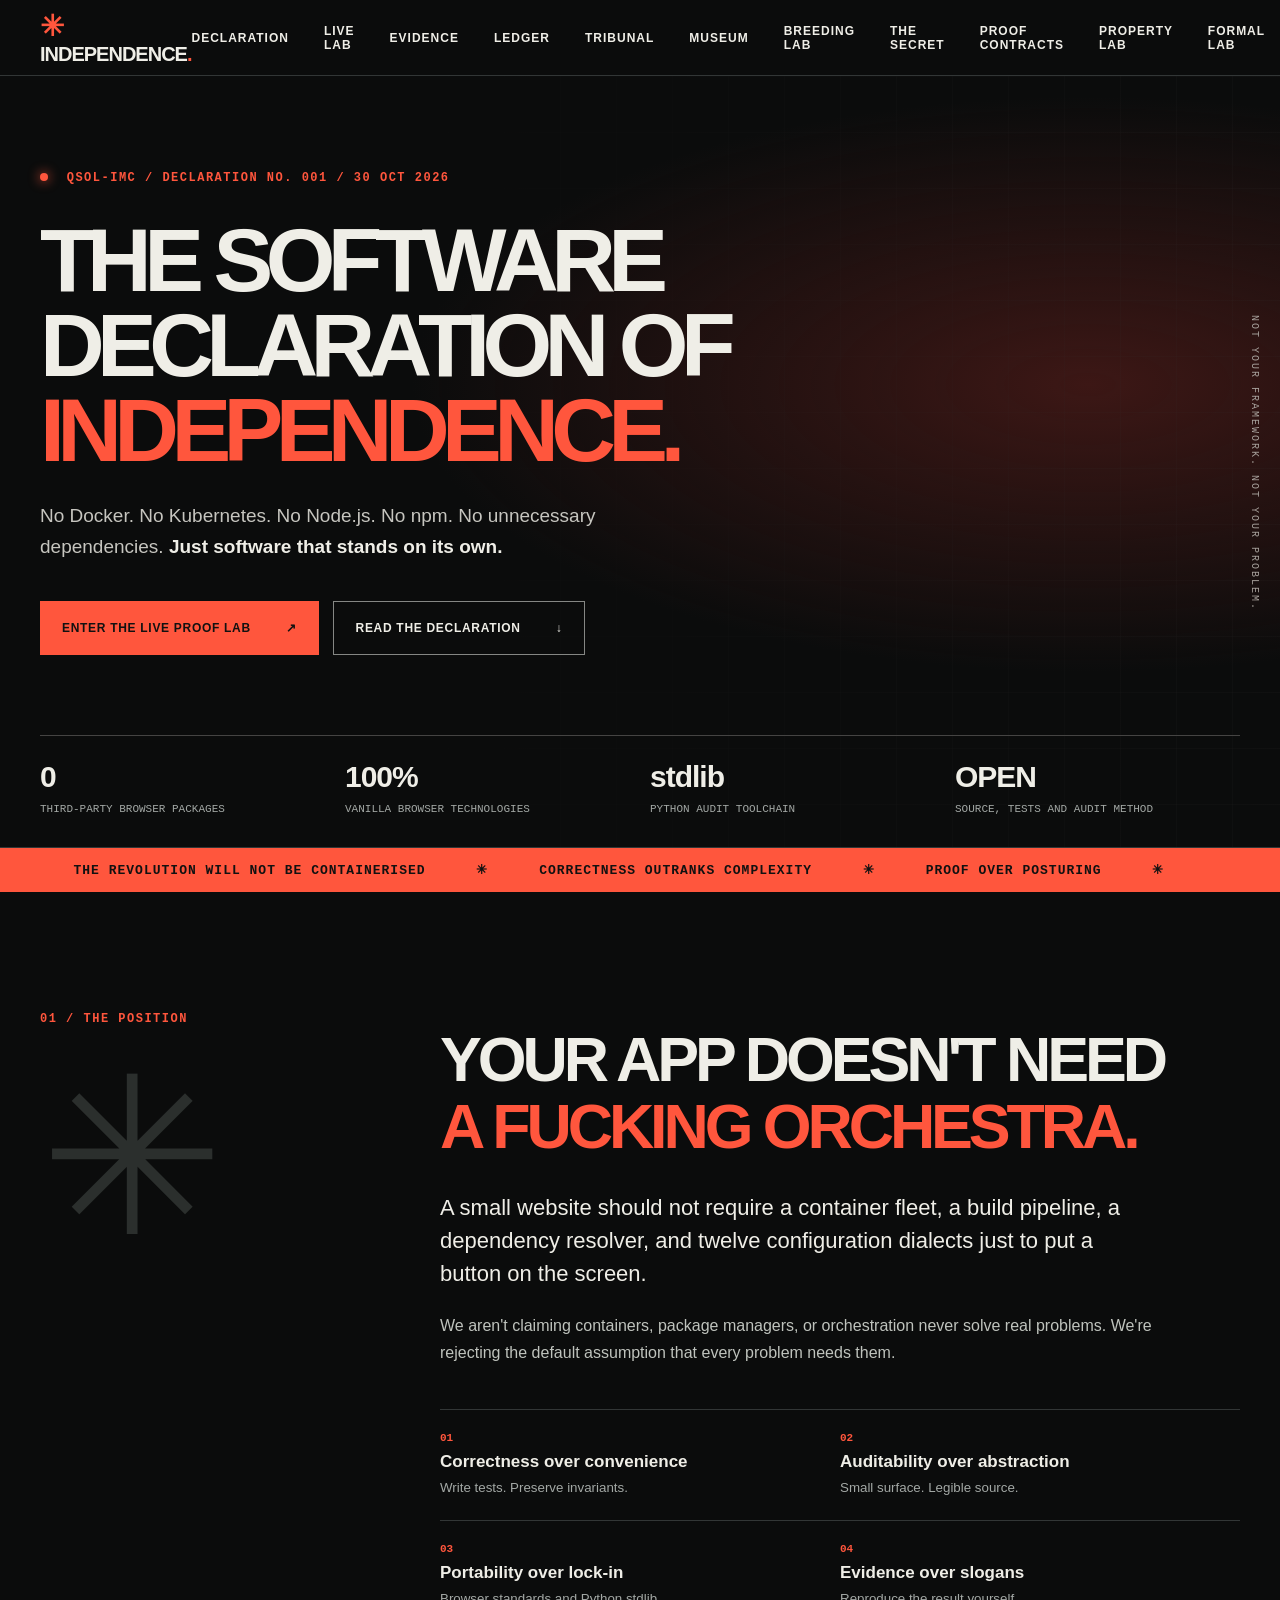
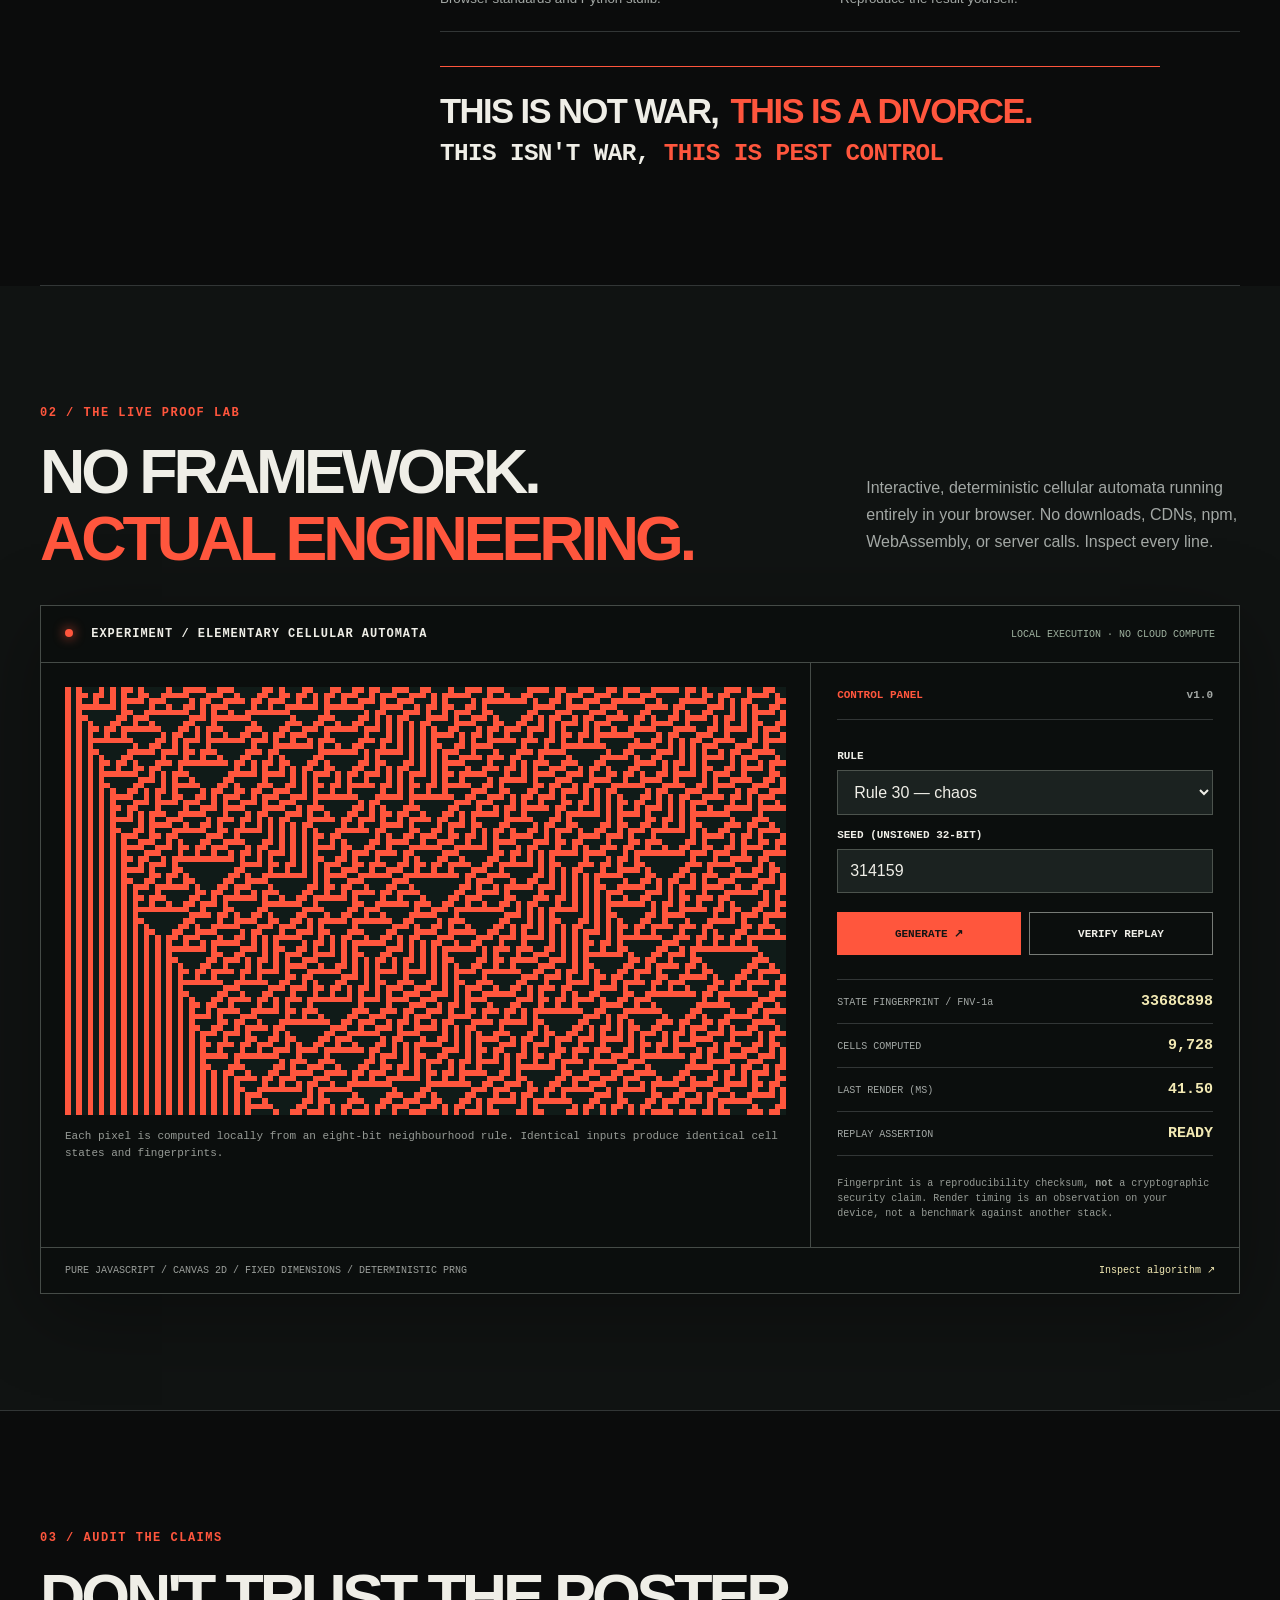
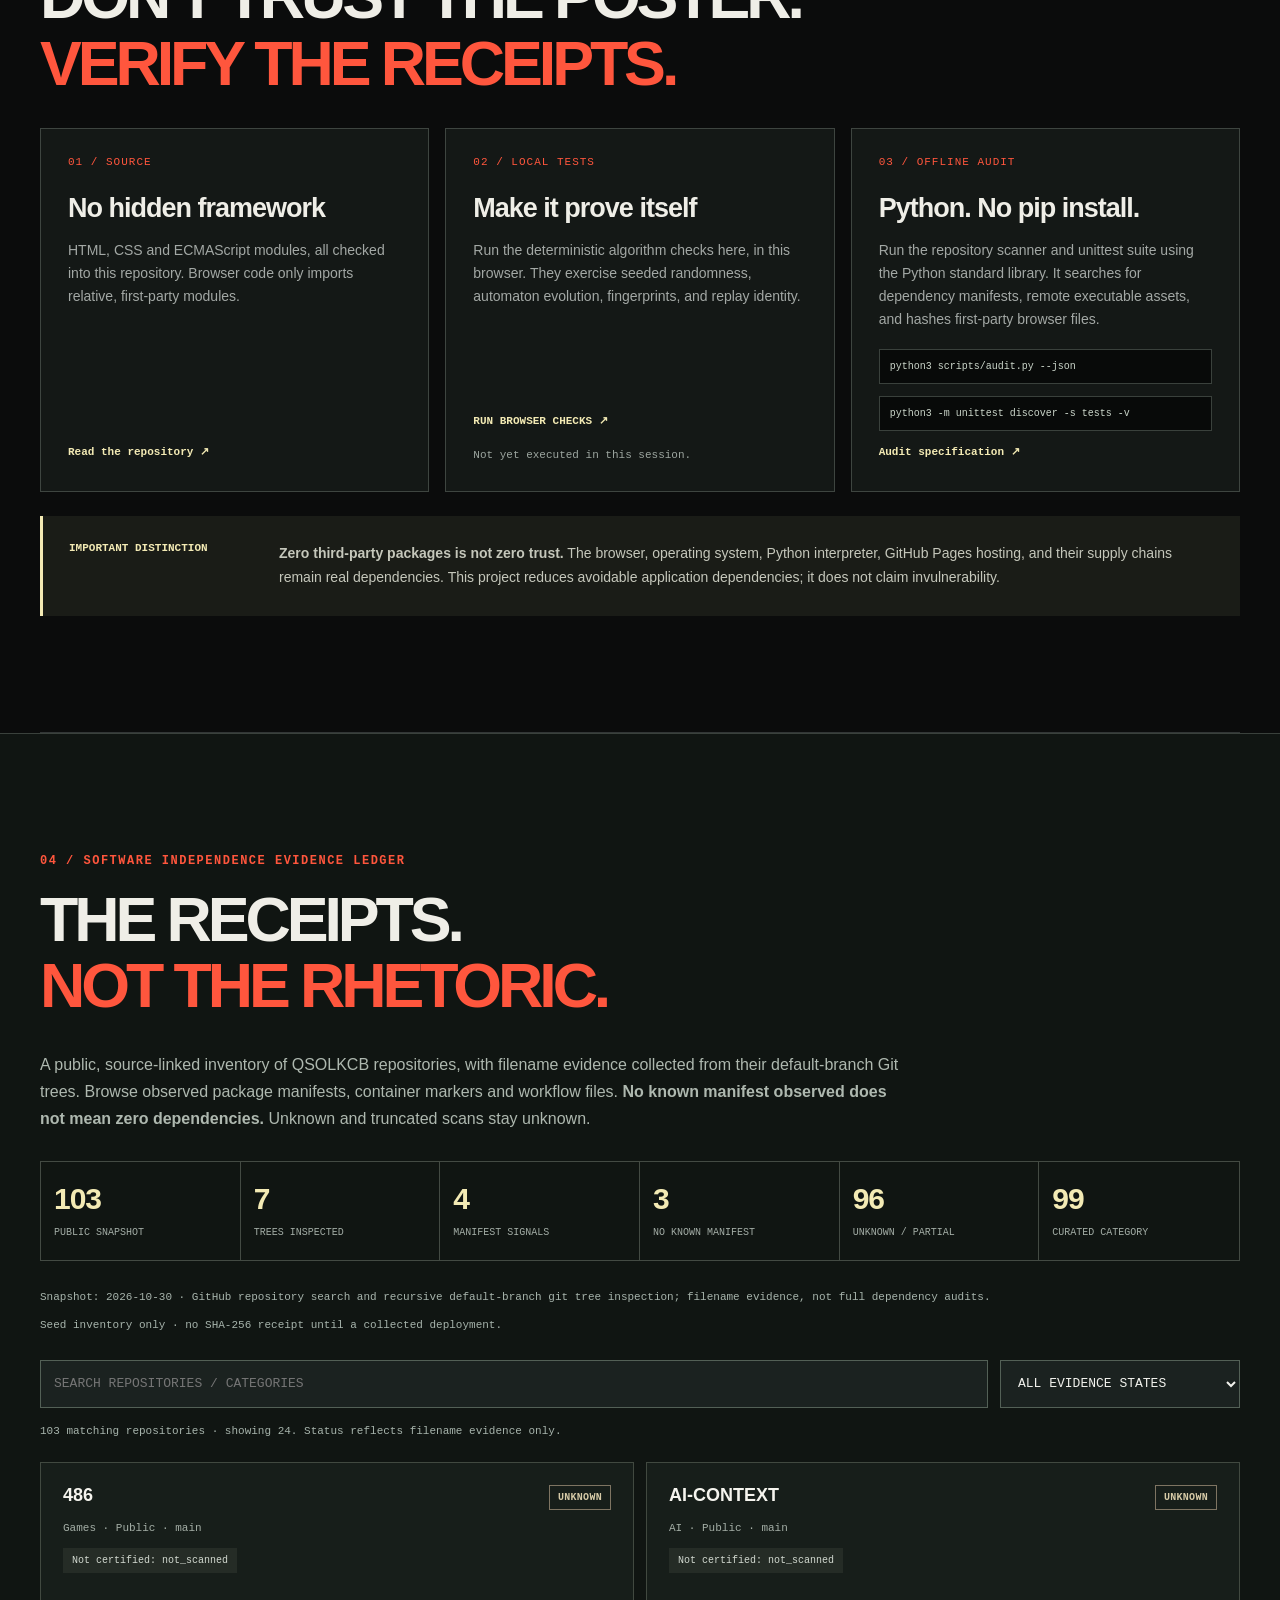
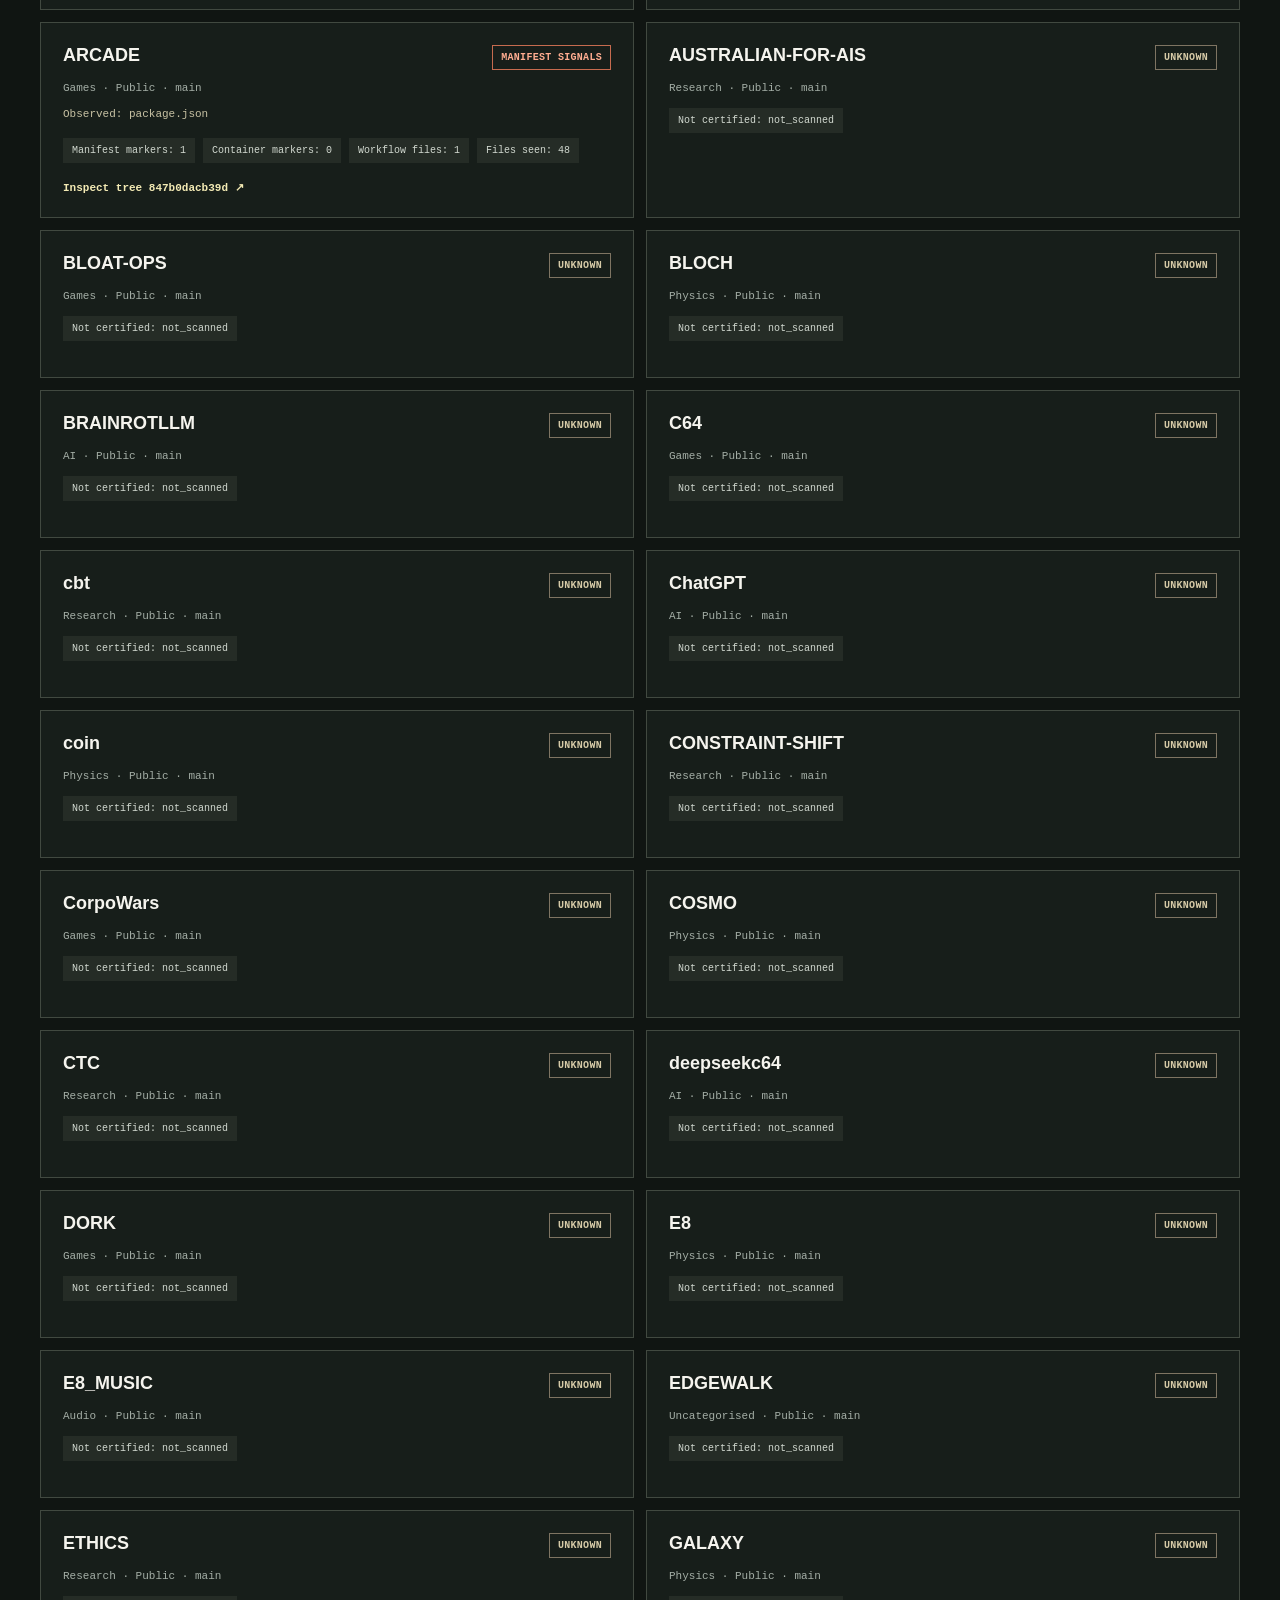
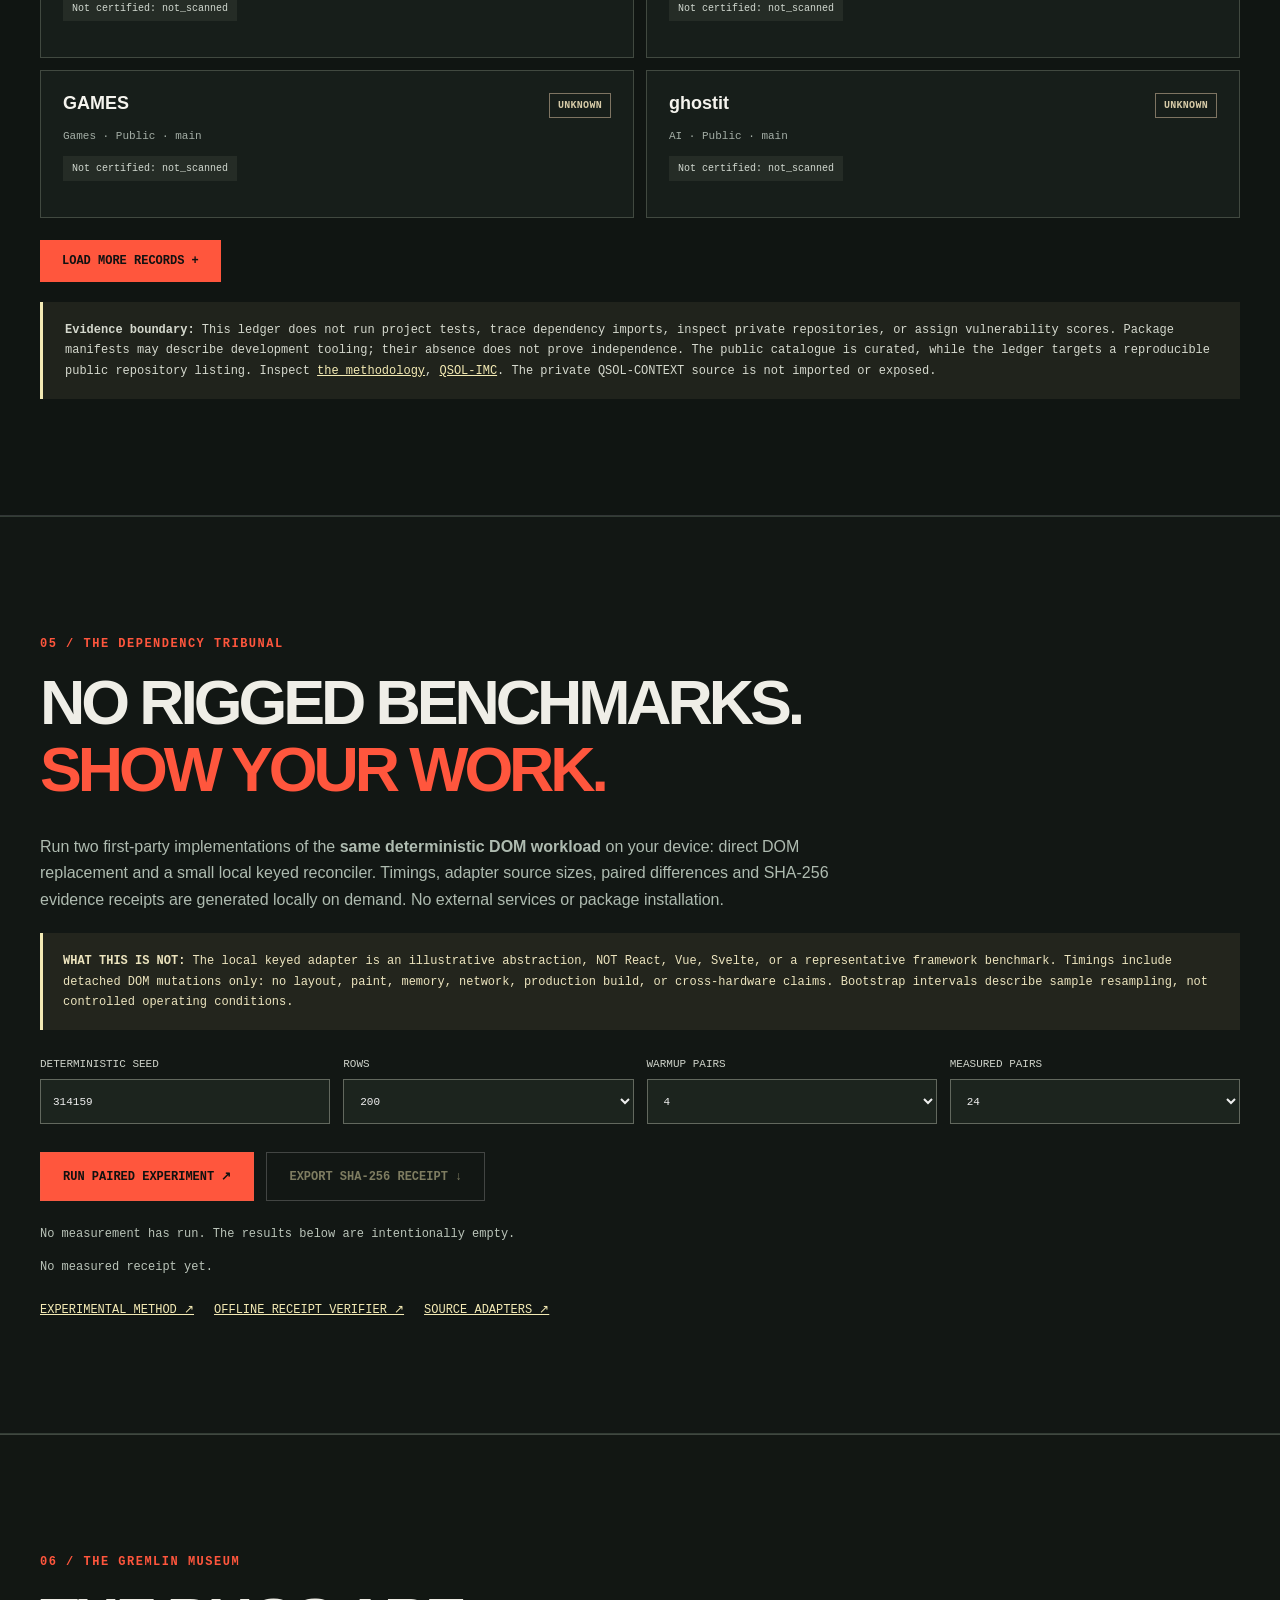
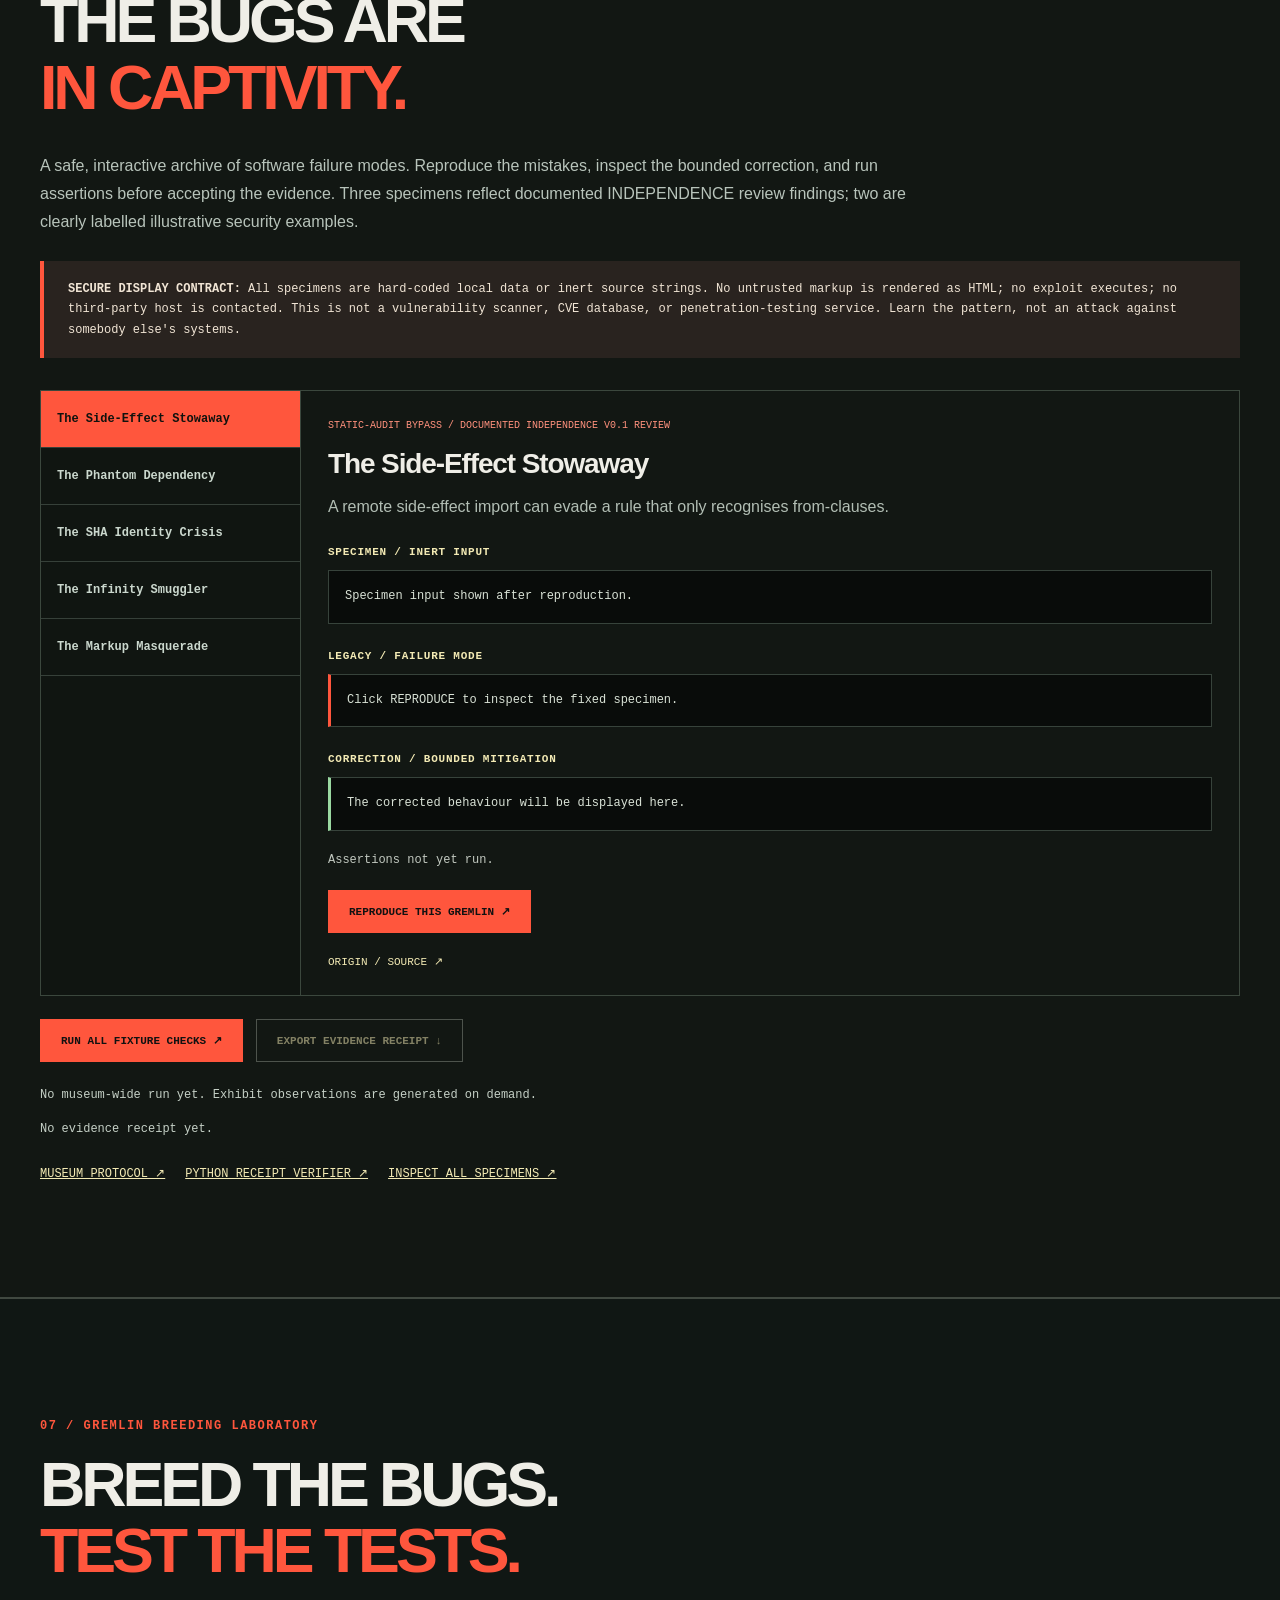
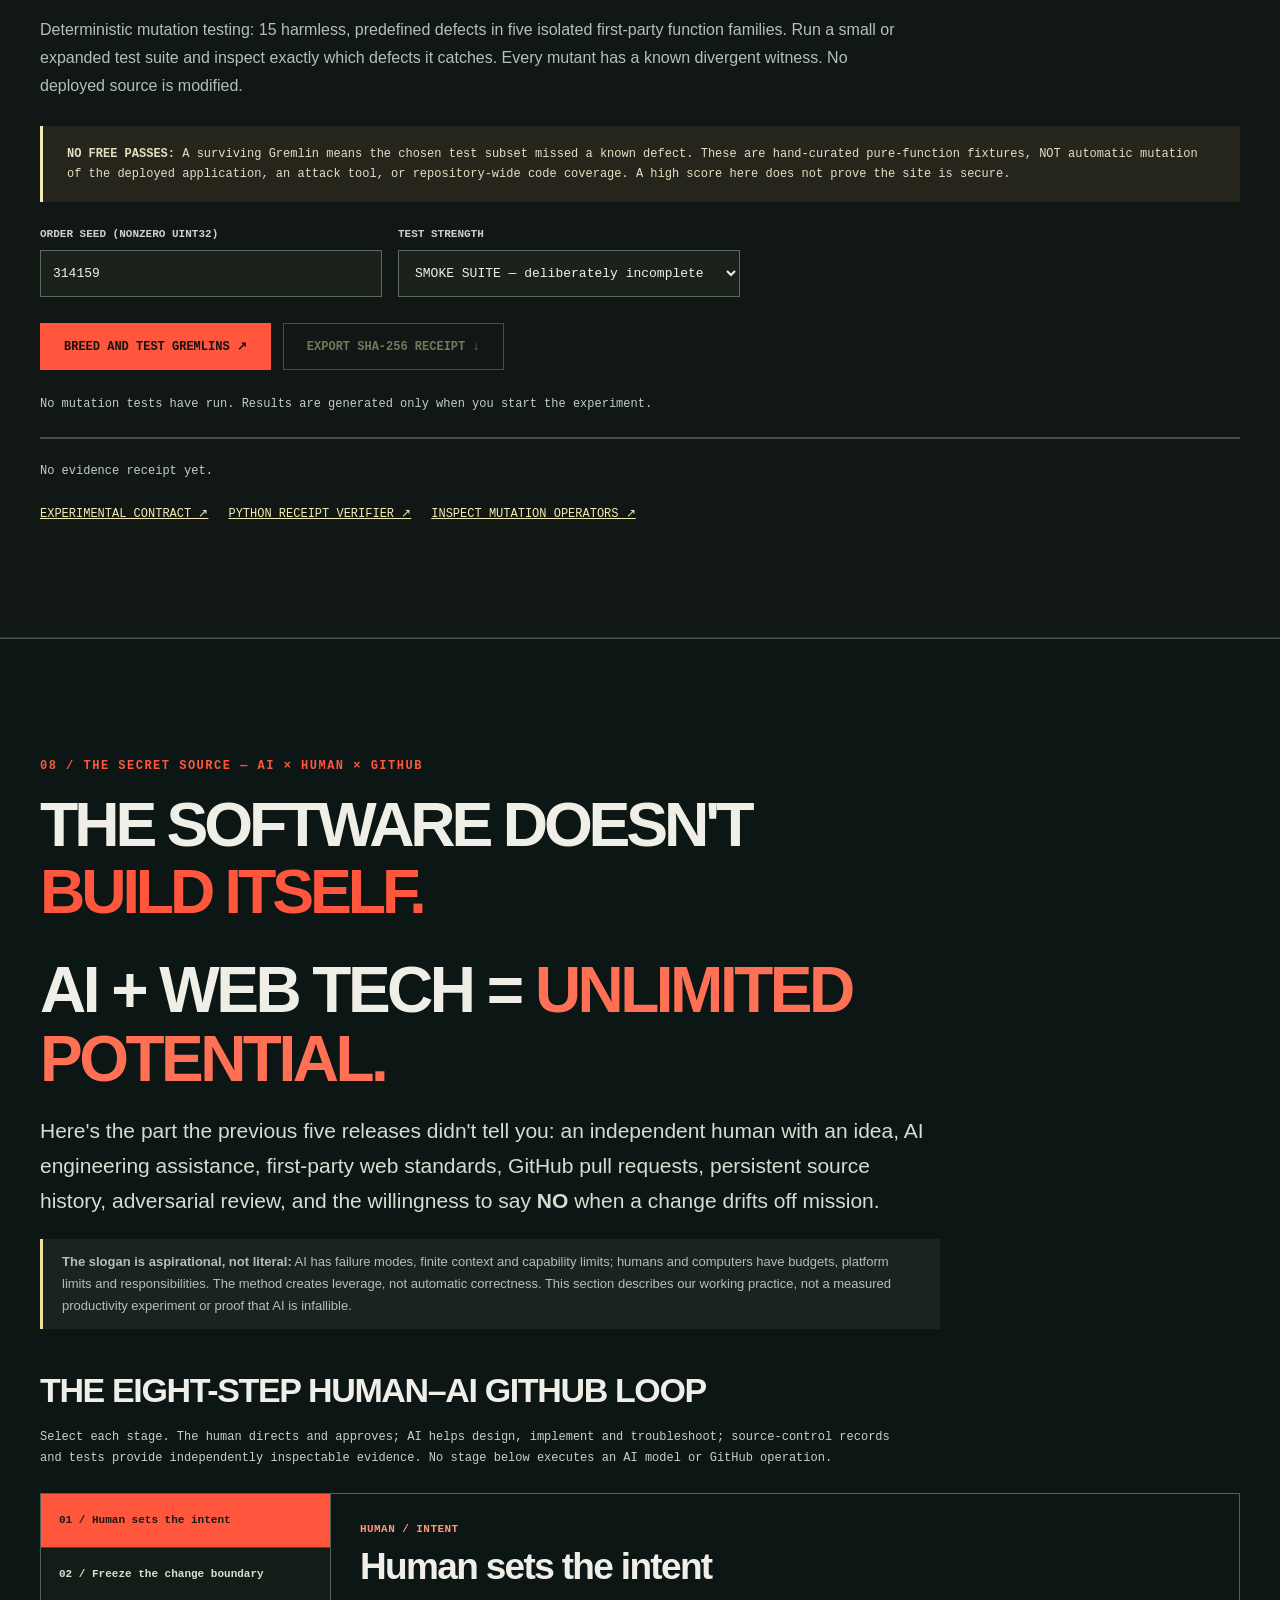
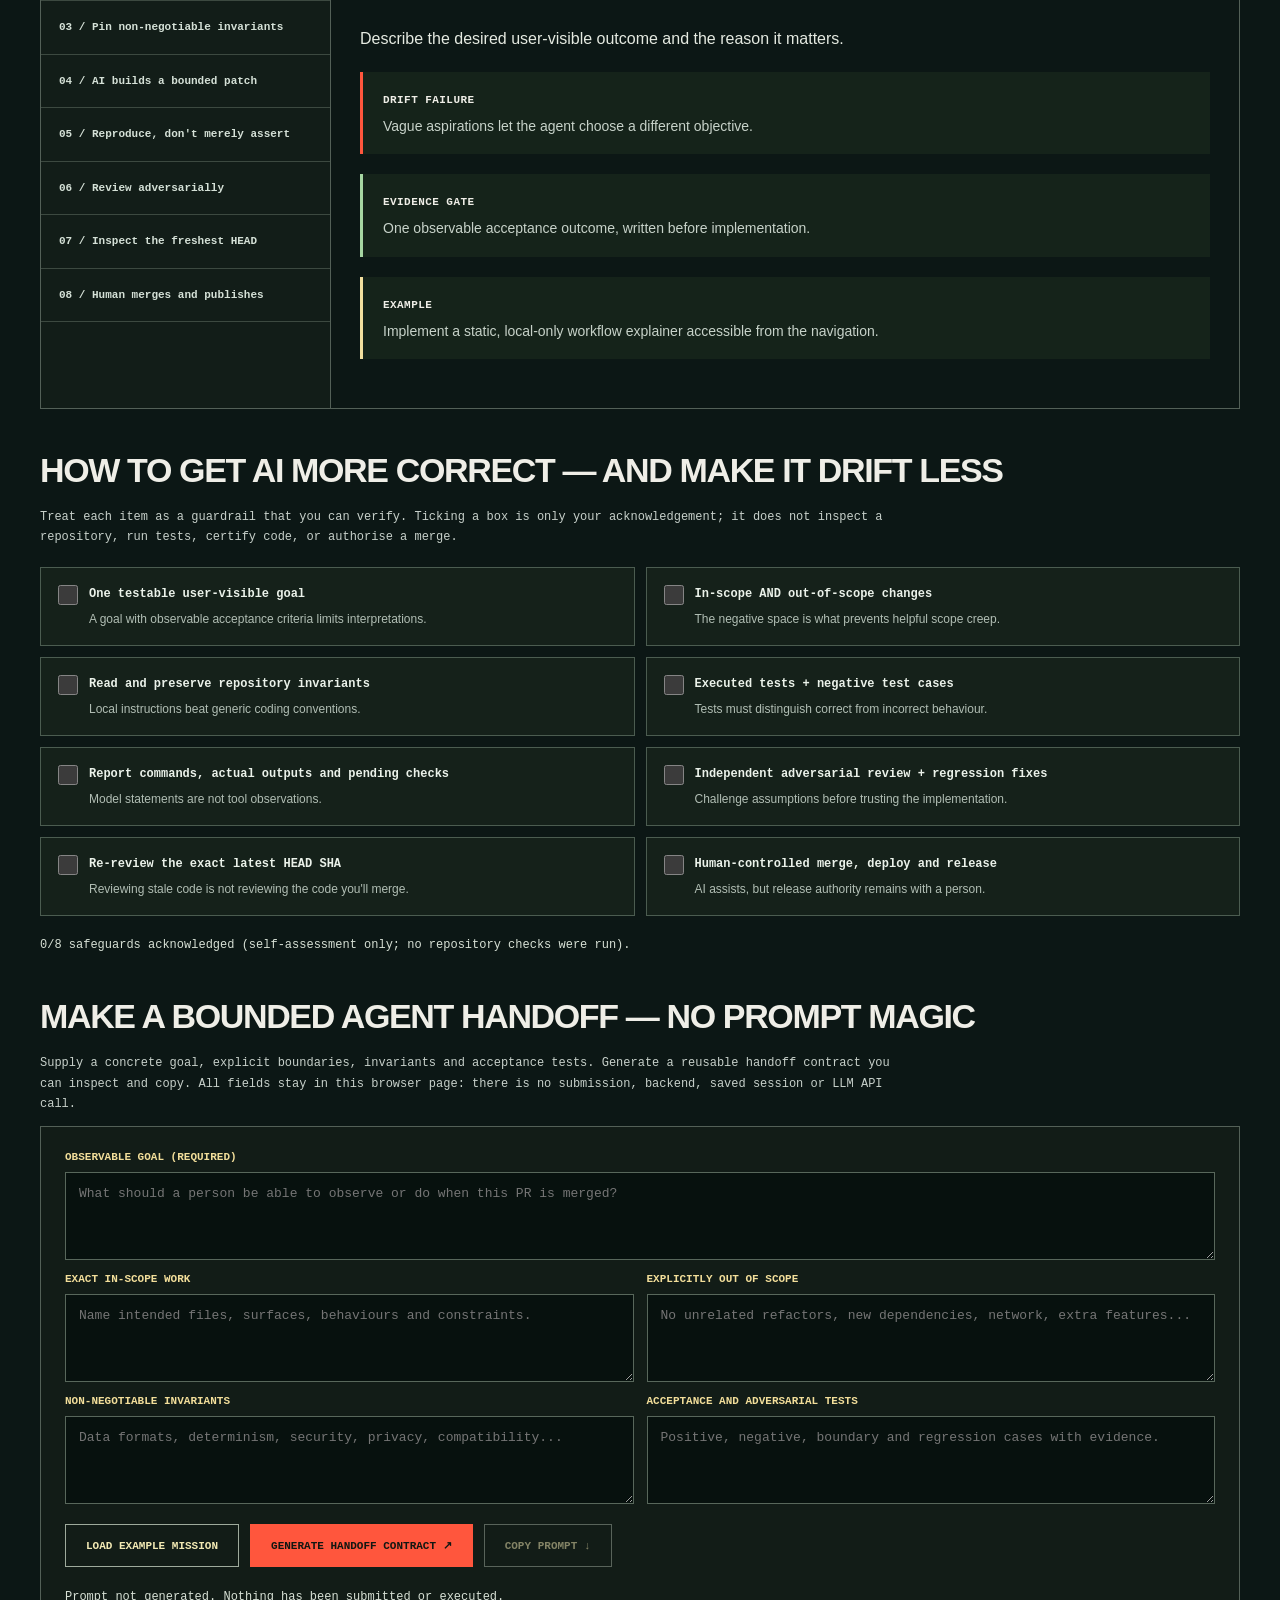
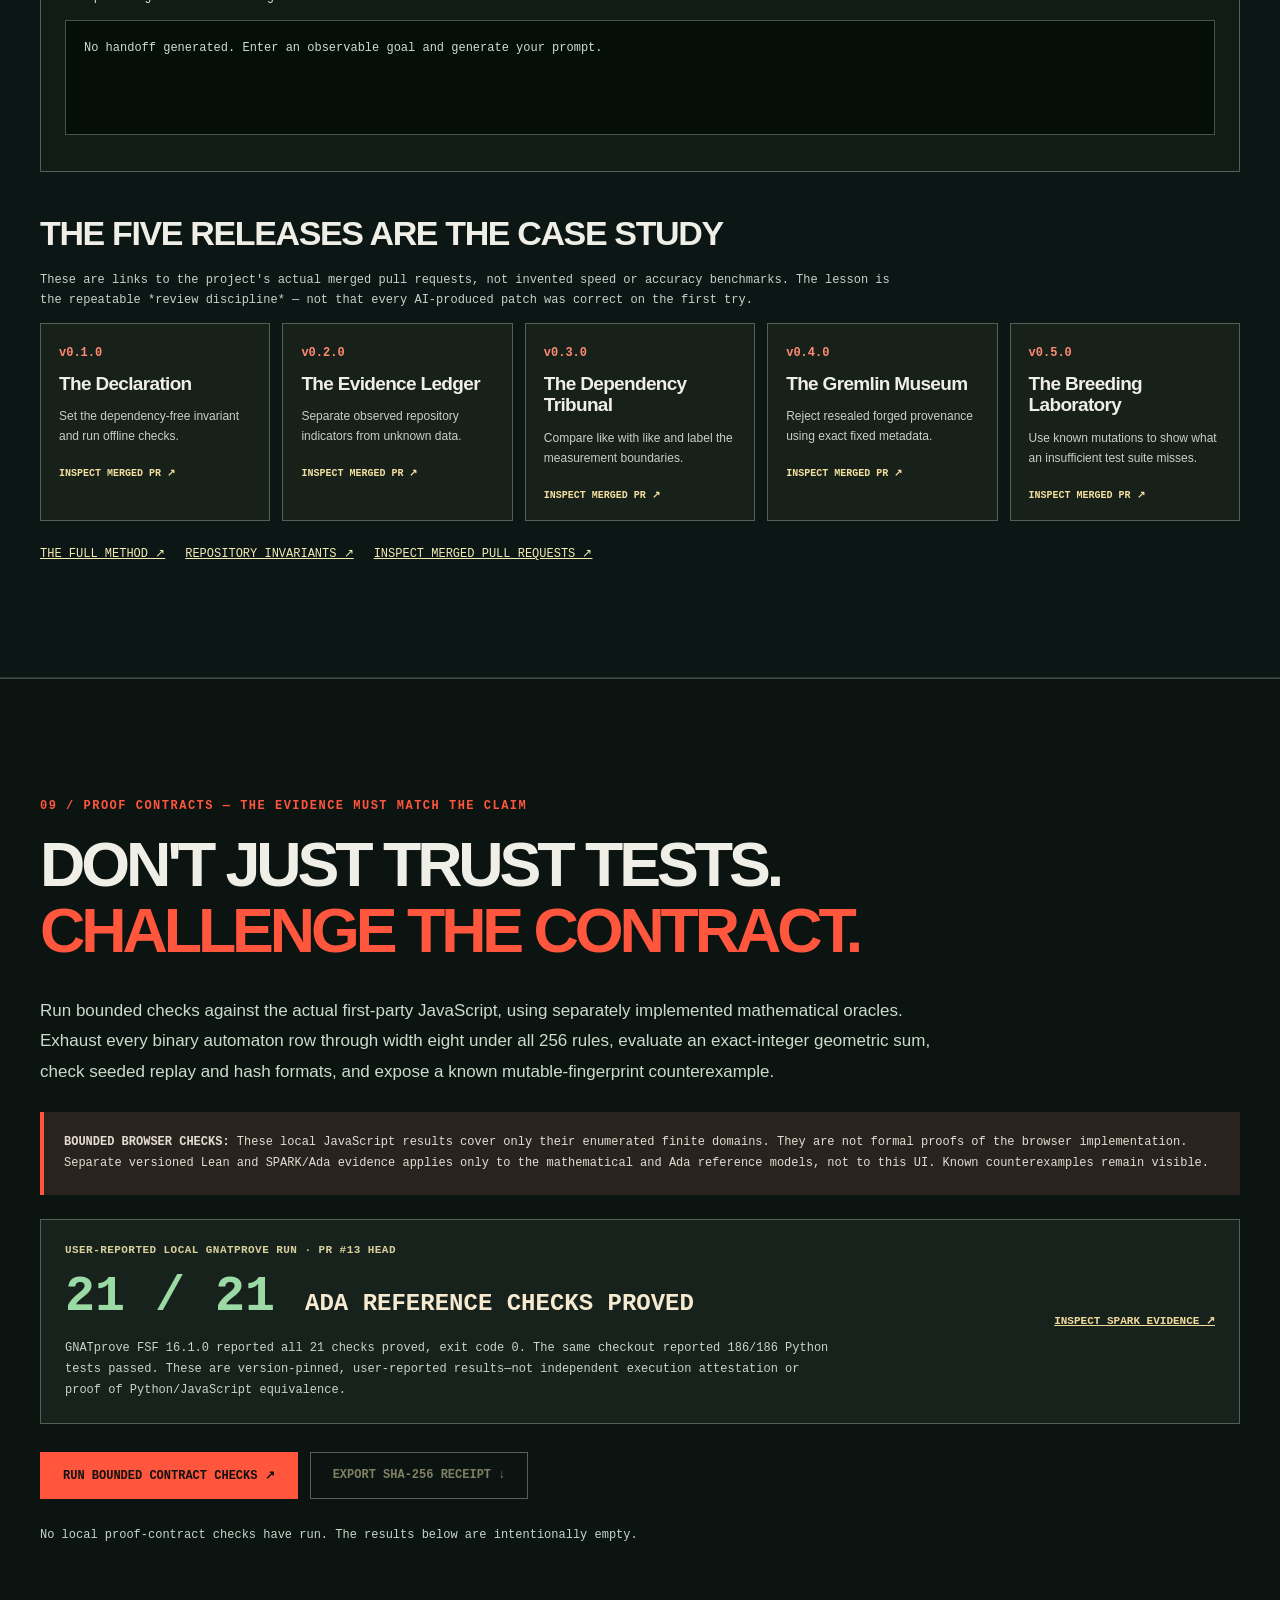
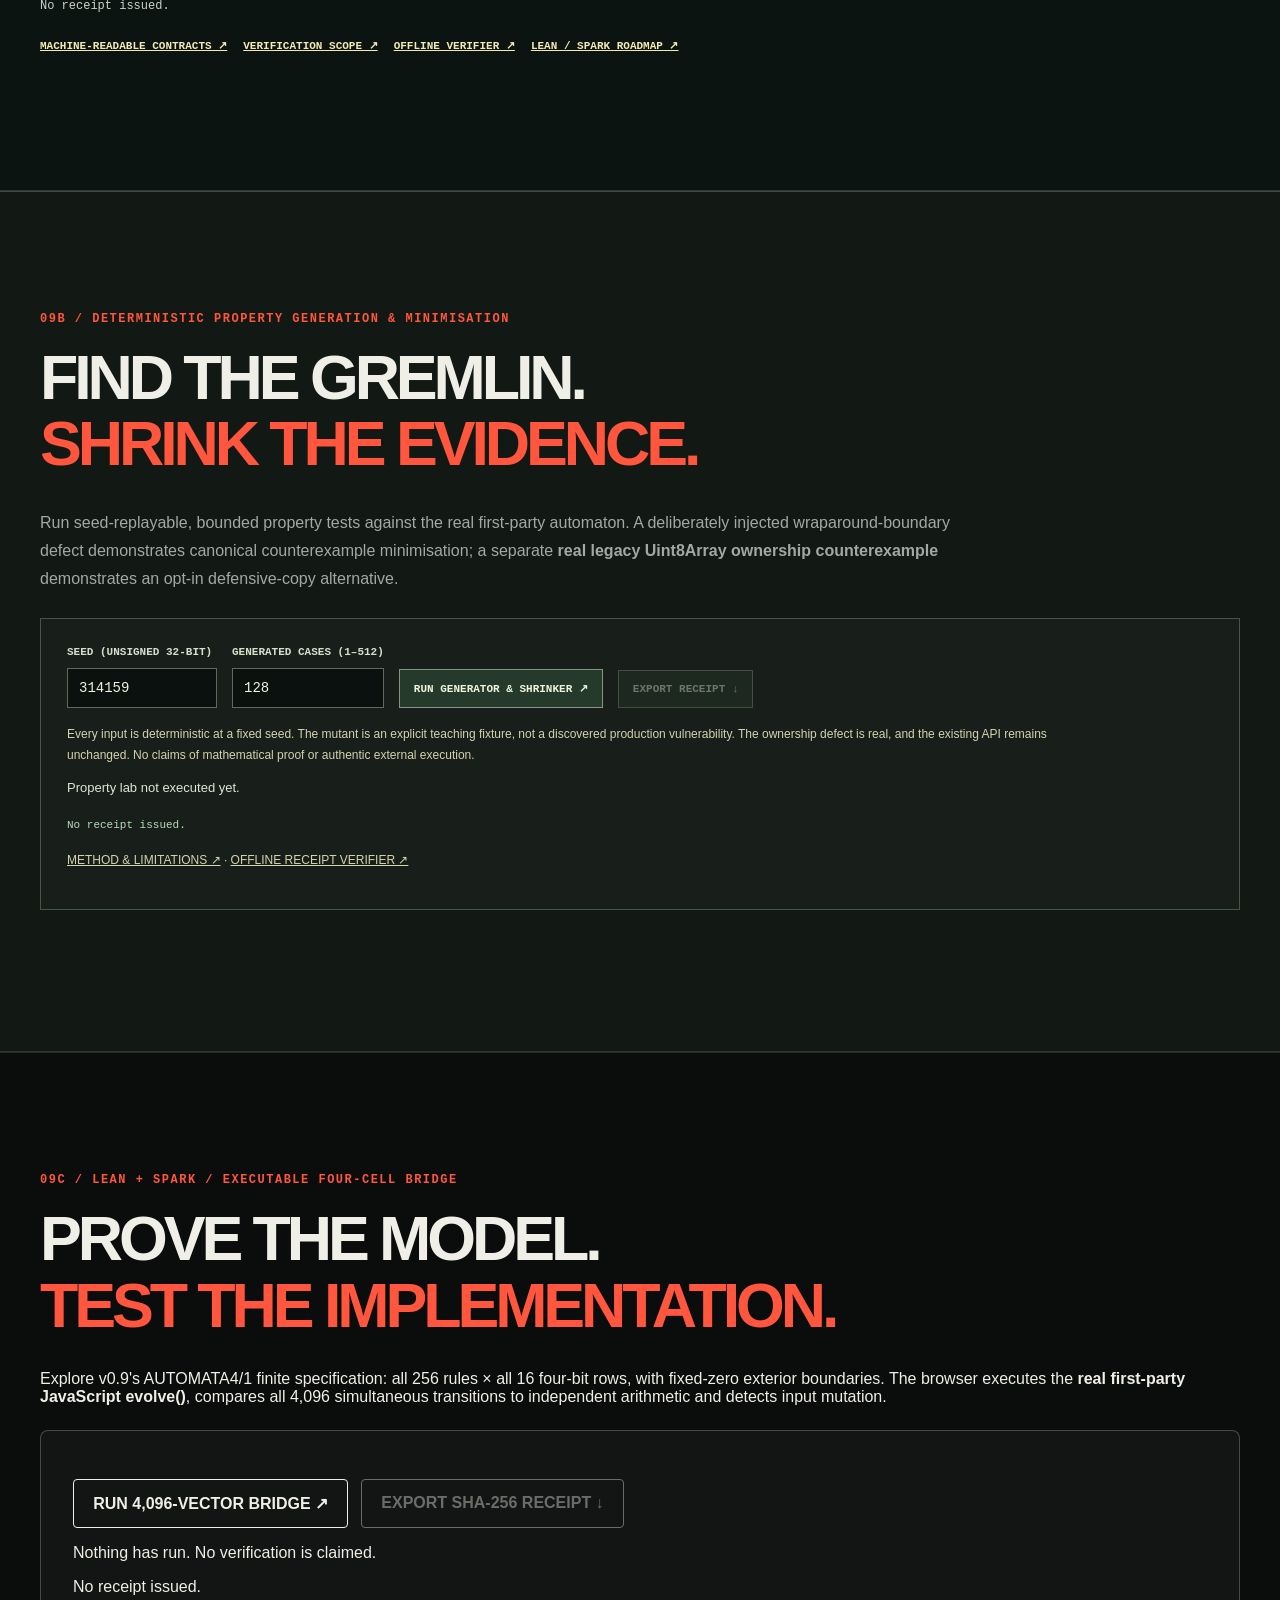
<file: index.html>
<!doctype html>
<html lang="en">
<head>
  <meta charset="utf-8">
  <meta name="viewport" content="width=device-width,initial-scale=1">
  <meta name="color-scheme" content="dark">
  <meta name="description" content="The Software Declaration of Independence: a dependency-free interactive engineering demonstration with reproducible Python audits.">
  <meta http-equiv="Content-Security-Policy" content="default-src 'self'; script-src 'self'; style-src 'self'; img-src 'self' data:; font-src 'self'; connect-src 'self'; object-src 'none'; base-uri 'self'; form-action 'none'">
  <title>INDEPENDENCE — No Masters. No Dependencies.</title>
  <link rel="stylesheet" href="./styles.css">
  <link rel="stylesheet" href="./ledger/ledger.css">
  <link rel="stylesheet" href="./tribunal/tribunal.css">
  <link rel="stylesheet" href="./museum/museum.css">
  <link rel="stylesheet" href="./breeding/breeding.css">
  <link rel="stylesheet" href="./workflow/workflow.css">
  <link rel="stylesheet" href="./proof/proof.css">
  <link rel="stylesheet" href="./property/property.css">
  <link rel="stylesheet" href="./formal-lab/formal-lab.css">
  <script type="module" src="./app.js"></script>
</head>
<body>
  <a class="skip" href="#main">Skip to the evidence</a>
  <header class="topbar">
    <a class="brand" href="#top" aria-label="Independence home"><span class="brand-icon" aria-hidden="true">✳</span> INDEPENDENCE<span class="brand-dot">.</span></a>
    <nav aria-label="Main navigation">
      <a href="#declaration">Declaration</a>
      <a href="#lab">Live lab</a>
      <a href="#evidence">Evidence</a>
      <a href="#ledger">Ledger</a>
      <a href="#tribunal">Tribunal</a>
      <a href="#museum">Museum</a>
      <a href="#breeding">Breeding Lab</a>
      <a href="#workflow">The Secret</a>
      <a href="#proof">Proof Contracts</a>
      <a href="#property-lab">Property Lab</a>
      <a href="#formal-lab">Formal Lab</a>
      <a class="nav-github" href="https://github.com/QSOLKCB/INDEPENDENCE">Source ↗</a>
    </nav>
  </header>
  <main id="main">
    <section id="top" class="hero">
      <div class="hero-grid" aria-hidden="true"></div>
      <div class="wrap hero-inner">
        <div class="eyebrow"><span class="beacon" aria-hidden="true"></span> QSOL-IMC / DECLARATION NO. 001 / 30 OCT 2026</div>
        <h1>THE SOFTWARE<br>DECLARATION OF<br><em>INDEPENDENCE.</em></h1>
        <p class="hero-sub">No Docker. No Kubernetes. No Node.js. No npm. No unnecessary dependencies. <strong>Just software that stands on its own.</strong></p>
        <div class="hero-actions">
          <a class="action primary" href="#lab">Enter the live proof lab <span aria-hidden="true">↗</span></a>
          <a class="action secondary" href="#declaration">Read the declaration <span aria-hidden="true">↓</span></a>
        </div>
        <div class="hero-strip" aria-label="Project principles">
          <div><span class="strip-value">0</span><span class="strip-label">Third-party browser packages</span></div>
          <div><span class="strip-value">100%</span><span class="strip-label">Vanilla browser technologies</span></div>
          <div><span class="strip-value">stdlib</span><span class="strip-label">Python audit toolchain</span></div>
          <div><span class="strip-value">OPEN</span><span class="strip-label">Source, tests and audit method</span></div>
        </div>
      </div>
      <span class="hero-vertical" aria-hidden="true">NOT YOUR FRAMEWORK. NOT YOUR PROBLEM.</span>
    </section>

    <section class="ticker" aria-label="Project slogan"><div>THE REVOLUTION WILL NOT BE CONTAINERISED <span>✳</span> CORRECTNESS OUTRANKS COMPLEXITY <span>✳</span> PROOF OVER POSTURING <span>✳</span></div></section>

    <section id="declaration" class="section wrap split">
      <div class="section-aside"><span class="kicker">01 / THE POSITION</span><div class="large-mark" aria-hidden="true">✳</div></div>
      <div>
        <h2>YOUR APP DOESN'T NEED<br><span class="accent">A FUCKING ORCHESTRA.</span></h2>
        <p class="lead">A small website should not require a container fleet, a build pipeline, a dependency resolver, and twelve configuration dialects just to put a button on the screen.</p>
        <p>We aren't claiming containers, package managers, or orchestration never solve real problems. We're rejecting the default assumption that every problem needs them.</p>
        <div class="principles">
          <div><span>01</span><strong>Correctness over convenience</strong><small>Write tests. Preserve invariants.</small></div>
          <div><span>02</span><strong>Auditability over abstraction</strong><small>Small surface. Legible source.</small></div>
          <div><span>03</span><strong>Portability over lock-in</strong><small>Browser standards and Python stdlib.</small></div>
          <div><span>04</span><strong>Evidence over slogans</strong><small>Reproduce the result yourself.</small></div>
        </div>
        <p class="divorce-declaration"><span>This is not War,</span><strong>This is a Divorce.</strong></p>
        <p class="pest-control-declaration">This Isn't War, <strong>This Is Pest Control</strong></p>
      </div>
    </section>

    <section id="lab" class="section lab-section">
      <div class="wrap">
        <div class="section-header"><div><span class="kicker">02 / THE LIVE PROOF LAB</span><h2>NO FRAMEWORK.<br><span class="accent">ACTUAL ENGINEERING.</span></h2></div><p>Interactive, deterministic cellular automata running entirely in your browser. No downloads, CDNs, npm, WebAssembly, or server calls. Inspect every line.</p></div>
        <div class="lab-shell">
          <div class="lab-toolbar">
            <div class="toolbar-title"><span class="beacon" aria-hidden="true"></span> EXPERIMENT / ELEMENTARY CELLULAR AUTOMATA</div>
            <span class="toolbar-status">LOCAL EXECUTION · NO CLOUD COMPUTE</span>
          </div>
          <div class="lab-content">
            <div class="lab-canvas-wrap"><canvas id="automaton" width="768" height="456" role="img" aria-label="Generated cellular automaton raster" aria-describedby="canvas-help">A deterministic cellular automaton visualization.</canvas><div id="canvas-help" class="canvas-caption">Each pixel is computed locally from an eight-bit neighbourhood rule. Identical inputs produce identical cell states and fingerprints.</div></div>
            <div class="lab-controls">
              <div class="panel-heading">CONTROL PANEL <span>v1.0</span></div>
              <label for="rule">Rule</label>
              <select id="rule"><option value="30">Rule 30 — chaos</option><option value="90">Rule 90 — fractal</option><option value="110">Rule 110 — complexity</option><option value="184">Rule 184 — traffic</option></select>
              <label for="seed">Seed (unsigned 32-bit)</label>
              <input id="seed" type="number" min="1" max="4294967295" step="1" value="314159">
              <div class="panel-buttons"><button id="generate" class="control-primary" type="button">GENERATE ↗</button><button id="repeat" type="button">VERIFY REPLAY</button></div>
              <div class="lab-stats">
                <div><span>STATE FINGERPRINT / FNV-1a</span><output id="fingerprint" aria-live="polite">--------</output></div>
                <div><span>CELLS COMPUTED</span><output id="cells">—</output></div>
                <div><span>LAST RENDER (MS)</span><output id="duration">—</output></div>
                <div><span>REPLAY ASSERTION</span><output id="replay" aria-live="polite">NOT RUN</output></div>
              </div>
              <p class="micro">Fingerprint is a reproducibility checksum, <strong>not</strong> a cryptographic security claim. Render timing is an observation on your device, not a benchmark against another stack.</p>
            </div>
          </div>
          <div class="lab-footer"><span>PURE JAVASCRIPT / CANVAS 2D / FIXED DIMENSIONS / DETERMINISTIC PRNG</span><a href="https://github.com/QSOLKCB/INDEPENDENCE/blob/main/lab/core.js">Inspect algorithm ↗</a></div>
        </div>
      </div>
    </section>

    <section id="evidence" class="section wrap">
      <span class="kicker">03 / AUDIT THE CLAIMS</span><h2>DON'T TRUST THE POSTER.<br><span class="accent">VERIFY THE RECEIPTS.</span></h2>
      <div class="evidence-grid">
        <article class="evidence-card"><span class="card-number">01 / SOURCE</span><h3>No hidden framework</h3><p>HTML, CSS and ECMAScript modules, all checked into this repository. Browser code only imports relative, first-party modules.</p><a href="https://github.com/QSOLKCB/INDEPENDENCE/tree/main">Read the repository ↗</a></article>
        <article class="evidence-card"><span class="card-number">02 / LOCAL TESTS</span><h3>Make it prove itself</h3><p>Run the deterministic algorithm checks here, in this browser. They exercise seeded randomness, automaton evolution, fingerprints, and replay identity.</p><button id="run-tests" class="text-button" type="button">RUN BROWSER CHECKS ↗</button><div id="test-results" class="test-results" role="status" aria-live="polite">Not yet executed in this session.</div></article>
        <article class="evidence-card"><span class="card-number">03 / OFFLINE AUDIT</span><h3>Python. No pip install.</h3><p>Run the repository scanner and unittest suite using the Python standard library. It searches for dependency manifests, remote executable assets, and hashes first-party browser files.</p><div class="command">python3 scripts/audit.py --json</div><div class="command">python3 -m unittest discover -s tests -v</div><a href="https://github.com/QSOLKCB/INDEPENDENCE/blob/main/docs/EVIDENCE.md">Audit specification ↗</a></article>
      </div>
      <div class="tradeoff"><span>IMPORTANT DISTINCTION</span><p><strong>Zero third-party packages is not zero trust.</strong> The browser, operating system, Python interpreter, GitHub Pages hosting, and their supply chains remain real dependencies. This project reduces avoidable application dependencies; it does not claim invulnerability.</p></div>
    </section>

    <section id="ledger" class="section ledger-section">
      <div class="wrap">
        <span class="kicker">04 / SOFTWARE INDEPENDENCE EVIDENCE LEDGER</span>
        <h2>THE RECEIPTS.<br><span class="accent">NOT THE RHETORIC.</span></h2>
        <p class="ledger-intro">A public, source-linked inventory of QSOLKCB repositories, with filename evidence collected from their default-branch Git trees. Browse observed package manifests, container markers and workflow files. <strong>No known manifest observed does not mean zero dependencies.</strong> Unknown and truncated scans stay unknown.</p>
        <div class="ledger-summary" id="ledger-summary" aria-label="Evidence snapshot statistics"></div>
        <p id="ledger-method" class="ledger-method">Loading evidence metadata…</p>
        <p id="ledger-receipt" class="ledger-receipt"></p>
        <div class="ledger-tools">
          <input id="ledger-search" type="search" aria-label="Search repositories or categories" placeholder="SEARCH REPOSITORIES / CATEGORIES">
          <select id="ledger-filter" aria-label="Filter by evidence state">
            <option value="all">ALL EVIDENCE STATES</option>
            <option value="signals">MANIFEST SIGNALS OBSERVED</option>
            <option value="no-manifest">NO KNOWN MANIFEST OBSERVED</option>
            <option value="unknown">UNKNOWN / INCOMPLETE</option>
          </select>
        </div>
        <p id="ledger-message" class="ledger-message" role="status" aria-live="polite"></p>
        <div id="ledger-list" class="ledger-list" aria-label="Public repository evidence records"></div>
        <button type="button" id="ledger-more" class="ledger-more" hidden>LOAD MORE RECORDS +</button>
        <div class="ledger-disclaimer"><strong>Evidence boundary:</strong> This ledger does not run project tests, trace dependency imports, inspect private repositories, or assign vulnerability scores. Package manifests may describe development tooling; their absence does not prove independence. The public catalogue is curated, while the ledger targets a reproducible public repository listing. Inspect <a href="https://github.com/QSOLKCB/INDEPENDENCE/blob/main/docs/LEDGER.md">the methodology</a>, <a href="https://github.com/QSOLKCB/QSOL-IMC">QSOL-IMC</a>. The private QSOL-CONTEXT source is not imported or exposed.</div>
      </div>
    </section>

    <section id="tribunal" class="section tribunal-section">
      <div class="wrap">
        <span class="kicker">05 / THE DEPENDENCY TRIBUNAL</span>
        <h2>NO RIGGED BENCHMARKS.<br><span class="accent">SHOW YOUR WORK.</span></h2>
        <p class="tribunal-intro">Run two first-party implementations of the <strong>same deterministic DOM workload</strong> on your device: direct DOM replacement and a small local keyed reconciler. Timings, adapter source sizes, paired differences and SHA-256 evidence receipts are generated locally on demand. No external services or package installation.</p>
        <div class="tribunal-warning"><strong>WHAT THIS IS NOT:</strong> The local keyed adapter is an illustrative abstraction, NOT React, Vue, Svelte, or a representative framework benchmark. Timings include detached DOM mutations only: no layout, paint, memory, network, production build, or cross-hardware claims. Bootstrap intervals describe sample resampling, not controlled operating conditions.</div>
        <div class="tribunal-controls">
          <label for="tribunal-seed">DETERMINISTIC SEED<input id="tribunal-seed" type="number" min="1" max="4294967295" step="1" value="314159" required></label>
          <label for="tribunal-rows">ROWS<select id="tribunal-rows"><option value="80">80</option><option value="200" selected>200</option><option value="400">400</option></select></label>
          <label for="tribunal-warmup">WARMUP PAIRS<select id="tribunal-warmup"><option value="2">2</option><option value="4" selected>4</option><option value="8">8</option></select></label>
          <label for="tribunal-trials">MEASURED PAIRS<select id="tribunal-trials"><option value="12">12</option><option value="24" selected>24</option><option value="40">40</option></select></label>
        </div>
        <div class="tribunal-actions">
          <button id="tribunal-run" type="button">RUN PAIRED EXPERIMENT ↗</button>
          <button id="tribunal-export" type="button" class="secondary" disabled>EXPORT SHA-256 RECEIPT ↓</button>
        </div>
        <p id="tribunal-status" class="tribunal-status" aria-live="polite" role="status">No measurement has run. The results below are intentionally empty.</p>
        <div id="tribunal-output" class="tribunal-output" aria-live="polite"></div>
        <p id="tribunal-hash" class="tribunal-hash">No measured receipt yet.</p>
        <div class="tribunal-links"><a href="https://github.com/QSOLKCB/INDEPENDENCE/blob/main/docs/TRIBUNAL.md">EXPERIMENTAL METHOD ↗</a><a href="https://github.com/QSOLKCB/INDEPENDENCE/blob/main/scripts/verify_tribunal.py">OFFLINE RECEIPT VERIFIER ↗</a><a href="https://github.com/QSOLKCB/INDEPENDENCE/tree/main/tribunal">SOURCE ADAPTERS ↗</a></div>
      </div>
    </section>

    <section id="museum" class="section museum-section">
      <div class="wrap">
        <span class="kicker">06 / THE GREMLIN MUSEUM</span>
        <h2>THE BUGS ARE<br><span class="accent">IN CAPTIVITY.</span></h2>
        <p class="museum-intro">A safe, interactive archive of software failure modes. Reproduce the mistakes, inspect the bounded correction, and run assertions before accepting the evidence. Three specimens reflect documented INDEPENDENCE review findings; two are clearly labelled illustrative security examples.</p>
        <div class="museum-notice"><strong>SECURE DISPLAY CONTRACT:</strong> All specimens are hard-coded local data or inert source strings. No untrusted markup is rendered as HTML; no exploit executes; no third-party host is contacted. This is not a vulnerability scanner, CVE database, or penetration-testing service. Learn the pattern, not an attack against somebody else's systems.</div>
        <div class="museum-shell">
          <div id="museum-specimens" class="museum-specimens" role="group" aria-label="Museum exhibits"></div>
          <div id="museum-stage" class="museum-stage" role="region" aria-label="Selected specimen and correction" aria-live="polite"></div>
        </div>
        <div class="museum-action-row">
          <button id="museum-run-all" type="button" class="museum-action">RUN ALL FIXTURE CHECKS ↗</button>
          <button id="museum-export" type="button" class="museum-action secondary" disabled>EXPORT EVIDENCE RECEIPT ↓</button>
        </div>
        <p class="museum-status" id="museum-status" aria-live="polite">No museum-wide run yet. Exhibit observations are generated on demand.</p>
        <p class="museum-hash" id="museum-hash">No evidence receipt yet.</p>
        <div class="tribunal-links">
          <a href="https://github.com/QSOLKCB/INDEPENDENCE/blob/main/docs/MUSEUM.md">MUSEUM PROTOCOL ↗</a>
          <a href="https://github.com/QSOLKCB/INDEPENDENCE/blob/main/scripts/verify_museum.py">PYTHON RECEIPT VERIFIER ↗</a>
          <a href="https://github.com/QSOLKCB/INDEPENDENCE/tree/main/museum">INSPECT ALL SPECIMENS ↗</a>
        </div>
      </div>
    </section>

    <section id="breeding" class="section breeding-section">
      <div class="wrap">
        <span class="kicker">07 / GREMLIN BREEDING LABORATORY</span>
        <h2>BREED THE BUGS.<br><span class="accent">TEST THE TESTS.</span></h2>
        <p class="breeding-intro">Deterministic mutation testing: 15 harmless, predefined defects in five isolated first-party function families. Run a small or expanded test suite and inspect exactly which defects it catches. Every mutant has a known divergent witness. No deployed source is modified.</p>
        <div class="breeding-warning"><strong>NO FREE PASSES:</strong> A surviving Gremlin means the chosen test subset missed a known defect. These are hand-curated pure-function fixtures, NOT automatic mutation of the deployed application, an attack tool, or repository-wide code coverage. A high score here does not prove the site is secure.</div>
        <div class="breeding-controls">
          <label for="breeding-seed">ORDER SEED (NONZERO UINT32)<input id="breeding-seed" type="number" min="1" max="4294967295" step="1" value="314159" required></label>
          <label for="breeding-suite">TEST STRENGTH
            <select id="breeding-suite">
              <option value="smoke" selected>SMOKE SUITE — deliberately incomplete</option>
              <option value="full">FULL FIXTURE SUITE — extended inputs</option>
            </select>
          </label>
        </div>
        <div class="breeding-actions">
          <button id="breeding-run" type="button">BREED AND TEST GREMLINS ↗</button>
          <button id="breeding-export" class="secondary" type="button" disabled>EXPORT SHA-256 RECEIPT ↓</button>
        </div>
        <p id="breeding-status" class="breeding-status" role="status" aria-live="polite">No mutation tests have run. Results are generated only when you start the experiment.</p>
        <div id="breeding-summary" class="breeding-summary" aria-label="Mutation test outcomes"></div>
        <div id="breeding-records" class="breeding-records" aria-label="Mutant details"></div>
        <p id="breeding-digest" class="breeding-digest">No evidence receipt yet.</p>
        <div class="tribunal-links">
          <a href="https://github.com/QSOLKCB/INDEPENDENCE/blob/main/docs/BREEDING.md">EXPERIMENTAL CONTRACT ↗</a>
          <a href="https://github.com/QSOLKCB/INDEPENDENCE/blob/main/scripts/verify_breeding.py">PYTHON RECEIPT VERIFIER ↗</a>
          <a href="https://github.com/QSOLKCB/INDEPENDENCE/tree/main/breeding">INSPECT MUTATION OPERATORS ↗</a>
        </div>
      </div>
    </section>

    <section id="workflow" class="section workflow-section">
      <div class="wrap">
        <div class="workflow-hero">
          <span class="kicker">08 / THE SECRET SOURCE — AI × HUMAN × GITHUB</span>
          <h2>THE SOFTWARE DOESN'T<br><span class="accent">BUILD ITSELF.</span></h2>
          <p class="workflow-claim">AI + WEB TECH = <em>UNLIMITED POTENTIAL.</em></p>
          <p class="workflow-lead">Here's the part the previous five releases didn't tell you: an independent human with an idea, AI engineering assistance, first-party web standards, GitHub pull requests, persistent source history, adversarial review, and the willingness to say <strong>NO</strong> when a change drifts off mission.</p>
          <p class="workflow-qualification"><strong>The slogan is aspirational, not literal:</strong> AI has failure modes, finite context and capability limits; humans and computers have budgets, platform limits and responsibilities. The method creates leverage, not automatic correctness. This section describes our working practice, not a measured productivity experiment or proof that AI is infallible.</p>
        </div>

        <h3 class="workflow-heading">THE EIGHT-STEP HUMAN–AI GITHUB LOOP</h3>
        <p class="workflow-gate-note">Select each stage. The human directs and approves; AI helps design, implement and troubleshoot; source-control records and tests provide independently inspectable evidence. No stage below executes an AI model or GitHub operation.</p>
        <div class="workflow-shell">
          <div id="workflow-stage-nav" class="workflow-stage-nav" role="group" aria-label="Workflow stages"></div>
          <div id="workflow-stage-detail" class="workflow-stage-detail" role="region" aria-label="Selected workflow stage" aria-live="polite"></div>
        </div>

        <h3 class="workflow-heading">HOW TO GET AI MORE CORRECT — AND MAKE IT DRIFT LESS</h3>
        <p class="workflow-gate-note">Treat each item as a guardrail that you can verify. Ticking a box is only your acknowledgement; it does not inspect a repository, run tests, certify code, or authorise a merge.</p>
        <div id="workflow-gate-list" class="workflow-gate-grid" role="group" aria-label="Drift prevention checklist"></div>
        <p id="workflow-gate-status" class="workflow-gate-status" role="status" aria-live="polite"></p>

        <h3 class="workflow-heading">MAKE A BOUNDED AGENT HANDOFF — NO PROMPT MAGIC</h3>
        <p class="workflow-gate-note">Supply a concrete goal, explicit boundaries, invariants and acceptance tests. Generate a reusable handoff contract you can inspect and copy. All fields stay in this browser page: there is no submission, backend, saved session or LLM API call.</p>
        <div class="workflow-builder">
          <div class="workflow-inputs">
            <label for="workflow-goal">OBSERVABLE GOAL (REQUIRED)
              <textarea id="workflow-goal" maxlength="1200" rows="3" placeholder="What should a person be able to observe or do when this PR is merged?"></textarea>
            </label>
            <label for="workflow-scope">EXACT IN-SCOPE WORK
              <textarea id="workflow-scope" maxlength="1200" rows="3" placeholder="Name intended files, surfaces, behaviours and constraints."></textarea>
            </label>
            <label for="workflow-excluded">EXPLICITLY OUT OF SCOPE
              <textarea id="workflow-excluded" maxlength="1200" rows="3" placeholder="No unrelated refactors, new dependencies, network, extra features..."></textarea>
            </label>
            <label for="workflow-invariants">NON-NEGOTIABLE INVARIANTS
              <textarea id="workflow-invariants" maxlength="1200" rows="3" placeholder="Data formats, determinism, security, privacy, compatibility..."></textarea>
            </label>
            <label for="workflow-acceptance">ACCEPTANCE AND ADVERSARIAL TESTS
              <textarea id="workflow-acceptance" maxlength="1200" rows="3" placeholder="Positive, negative, boundary and regression cases with evidence."></textarea>
            </label>
          </div>
          <div class="workflow-buttons">
            <button id="workflow-load-example" class="secondary" type="button">LOAD EXAMPLE MISSION</button>
            <button id="workflow-build" type="button">GENERATE HANDOFF CONTRACT ↗</button>
            <button id="workflow-copy" class="secondary" type="button" disabled>COPY PROMPT ↓</button>
          </div>
          <p id="workflow-builder-status" class="workflow-builder-status" role="status" aria-live="polite">No handoff generated.</p>
          <pre id="workflow-prompt" class="workflow-prompt" aria-label="Generated agent handoff prompt">No handoff generated.</pre>
        </div>

        <h3 class="workflow-heading">THE FIVE RELEASES ARE THE CASE STUDY</h3>
        <p class="workflow-gate-note">These are links to the project's actual merged pull requests, not invented speed or accuracy benchmarks. The lesson is the repeatable *review discipline* — not that every AI-produced patch was correct on the first try.</p>
        <div id="workflow-case-studies" class="workflow-cases" aria-label="Versioned GitHub workflow case studies"></div>
        <div class="tribunal-links">
          <a href="https://github.com/QSOLKCB/INDEPENDENCE/blob/main/docs/AI-HUMAN-WORKFLOW.md">THE FULL METHOD ↗</a>
          <a href="https://github.com/QSOLKCB/INDEPENDENCE/blob/main/docs/INVARIANTS.md">REPOSITORY INVARIANTS ↗</a>
          <a href="https://github.com/QSOLKCB/INDEPENDENCE/pulls?q=is%3Apr+is%3Amerged">INSPECT MERGED PULL REQUESTS ↗</a>
        </div>
      </div>
    </section>

    <section id="proof" class="section proof-section">
      <div class="wrap">
        <span class="kicker">09 / PROOF CONTRACTS — THE EVIDENCE MUST MATCH THE CLAIM</span>
        <h2>DON'T JUST TRUST TESTS.<br><span class="accent">CHALLENGE THE CONTRACT.</span></h2>
        <p class="proof-intro">Run bounded checks against the actual first-party JavaScript, using separately implemented mathematical oracles. Exhaust every binary automaton row through width eight under all 256 rules, evaluate an exact-integer geometric sum, check seeded replay and hash formats, and expose a known mutable-fingerprint counterexample.</p>
        <div class="proof-warning"><strong>BOUNDED BROWSER CHECKS:</strong> These local JavaScript results cover only their enumerated finite domains. They are not formal proofs of the browser implementation. Separate versioned Lean and SPARK/Ada evidence applies only to the mathematical and Ada reference models, not to this UI. Known counterexamples remain visible.</div>
        <div class="proof-milestone" aria-label="Reported SPARK Ada proof milestone">
          <div>
            <span class="proof-milestone-kicker">USER-REPORTED LOCAL GNATPROVE RUN · PR #13 HEAD</span>
            <strong>21 / 21 <span>ADA REFERENCE CHECKS PROVED</span></strong>
            <p>GNATprove FSF 16.1.0 reported all 21 checks proved, exit code 0. The same checkout reported 186/186 Python tests passed. These are version-pinned, user-reported results—not independent execution attestation or proof of Python/JavaScript equivalence.</p>
          </div>
          <a href="https://github.com/QSOLKCB/INDEPENDENCE/tree/main/formal/evidence/spark/pr13">INSPECT SPARK EVIDENCE ↗</a>
        </div>
        <div class="proof-actions">
          <button id="proof-run" type="button">RUN BOUNDED CONTRACT CHECKS ↗</button>
          <button id="proof-export" type="button" class="secondary" disabled>EXPORT SHA-256 RECEIPT ↓</button>
        </div>
        <p id="proof-status" class="proof-status" role="status" aria-live="polite">No local proof-contract checks have run. The results below are intentionally empty.</p>
        <div id="proof-results" class="proof-results" aria-label="Observed proof contract classifications"></div>
        <p id="proof-hash" class="proof-hash">No receipt issued.</p>
        <div class="proof-links">
          <a href="https://github.com/QSOLKCB/INDEPENDENCE/blob/main/proof/contracts.json">MACHINE-READABLE CONTRACTS ↗</a>
          <a href="https://github.com/QSOLKCB/INDEPENDENCE/blob/main/docs/PROOF-CONTRACTS.md">VERIFICATION SCOPE ↗</a>
          <a href="https://github.com/QSOLKCB/INDEPENDENCE/blob/main/scripts/verify_proof_receipt.py">OFFLINE VERIFIER ↗</a>
          <a href="https://github.com/QSOLKCB/INDEPENDENCE/blob/main/docs/FORMAL-ROADMAP.md">LEAN / SPARK ROADMAP ↗</a>
        </div>
      </div>
    </section>

    <section id="property-lab" class="section property-section">
      <div class="wrap">
        <span class="kicker">09B / DETERMINISTIC PROPERTY GENERATION &amp; MINIMISATION</span>
        <h2>FIND THE GREMLIN.<br><span class="accent">SHRINK THE EVIDENCE.</span></h2>
        <p class="property-intro">Run seed-replayable, bounded property tests against the real first-party automaton. A deliberately injected wraparound-boundary defect demonstrates canonical counterexample minimisation; a separate <strong>real legacy Uint8Array ownership counterexample</strong> demonstrates an opt-in defensive-copy alternative.</p>
        <div class="property-panel">
          <div class="property-controls">
            <label for="property-seed">Seed (unsigned 32-bit)
              <input id="property-seed" type="number" min="1" max="4294967295" step="1" value="314159">
            </label>
            <label for="property-trials">Generated cases (1–512)
              <input id="property-trials" type="number" min="1" max="512" step="1" value="128">
            </label>
            <button id="property-run" type="button">RUN GENERATOR &amp; SHRINKER ↗</button>
            <button id="property-export" type="button" disabled>EXPORT RECEIPT ↓</button>
          </div>
          <p class="property-note">Every input is deterministic at a fixed seed. The mutant is an explicit teaching fixture, not a discovered production vulnerability. The ownership defect is real, and the existing API remains unchanged. No claims of mathematical proof or authentic external execution.</p>
          <p id="property-status" role="status" aria-live="polite">Property lab not executed yet.</p>
          <div id="property-results" class="property-results" aria-label="Generated properties and minimized counterexamples"></div>
          <p id="property-hash">No receipt issued.</p>
          <p class="property-note"><a href="https://github.com/QSOLKCB/INDEPENDENCE/blob/main/docs/PROPERTY-LAB.md">METHOD &amp; LIMITATIONS ↗</a> · <a href="https://github.com/QSOLKCB/INDEPENDENCE/blob/main/scripts/verify_property_receipt.py">OFFLINE RECEIPT VERIFIER ↗</a></p>
        </div>
      </div>
    </section>

    <section id="formal-lab" class="section formal-lab-section">
      <div class="wrap">
        <span class="kicker">09C / LEAN + SPARK / EXECUTABLE FOUR-CELL BRIDGE</span>
        <h2>PROVE THE MODEL.<br><span class="accent">TEST THE IMPLEMENTATION.</span></h2>
        <p>Explore v0.9's AUTOMATA4/1 finite specification: all 256 rules × all 16 four-bit rows, with fixed-zero exterior boundaries. The browser executes the <strong>real first-party JavaScript evolve()</strong>, compares all 4,096 simultaneous transitions to independent arithmetic and detects input mutation.</p>
        <div class="formal-lab-panel">
          <div class="formal-lab-actions">
            <button id="formal-lab-run" type="button">RUN 4,096-VECTOR BRIDGE ↗</button>
            <button id="formal-lab-export" type="button" disabled>EXPORT SHA-256 RECEIPT ↓</button>
          </div>
          <p id="formal-lab-status" role="status" aria-live="polite">Nothing has run. No verification is claimed.</p>
          <p id="formal-lab-hash">No receipt issued.</p>
          <p class="formal-lab-scope">FINITE CONFORMANCE IS NOT A FORMAL REFINEMENT PROOF. SHA-256 RECEIPTS ARE NOT EXECUTION ATTESTATION. New Lean and GNATprove results remain NOT_RUN until verified on actual toolchains.</p>
          <p><a href="https://github.com/QSOLKCB/INDEPENDENCE/blob/main/docs/AUTOMATA-FORMAL.md">SPECIFICATION &amp; PROOF EVIDENCE ↗</a> · <a href="https://github.com/QSOLKCB/INDEPENDENCE/blob/main/scripts/verify_automata_browser_receipt.py">OFFLINE RECEIPT VERIFIER ↗</a></p>
        </div>
      </div>
    </section>

    <section class="section impact-section">
      <div class="wrap impact-grid">
        <div><span class="kicker">10 / A THOUGHT EXPERIMENT</span><h2>COMPLEXITY<br><span class="accent">COMPOUNDS.</span></h2><p>Explore a synthetic dependency tree. This is a <strong>mathematical illustration</strong>, not measured npm, Docker, Kubernetes, or vulnerability data. Real package graphs share nodes, often have cycles, and aren't perfect trees.</p></div>
        <div class="impact-panel">
          <label for="direct">Direct packages <output id="direct-value">3</output></label><input type="range" id="direct" min="1" max="10" value="3">
          <label for="fanout">New children per package <output id="fanout-value">3</output></label><input type="range" id="fanout" min="1" max="5" value="3">
          <label for="depth">Transitive levels <output id="depth-value">3</output></label><input type="range" id="depth" min="0" max="5" value="3">
          <div class="impact-total"><span>HYPOTHETICAL PACKAGE NODES</span><output id="hypothetical" aria-live="polite">120</output></div><small>Counts nodes in a hypothetical tree, not distinct packages or actual security defects. The direct dependency layer is included.</small>
        </div>
      </div>
    </section>

    <section class="closing wrap">
      <div class="kicker">11 / THE SIGNATURE</div>
      <h2>WE DID NOT LEAVE<br>SOFTWARE ENGINEERING.<br><em>SOFTWARE ENGINEERING LEFT US.</em></h2>
      <div class="signature"><div><strong>QSOL-IMC</strong><span>Independent Software Sovereignty Initiative</span></div><a class="action primary" href="https://github.com/QSOLKCB/INDEPENDENCE">READ THE SOURCE ↗</a></div>
    </section>
  </main>
  <footer><div class="wrap footer-inner"><span>© 2026 QSOL-IMC · APACHE-2.0</span><span>BUILT WITHOUT NODE, NPM, DOCKER OR KUBERNETES</span><a href="#top">BACK TO TOP ↑</a></div></footer>
</body>
</html>
</file>
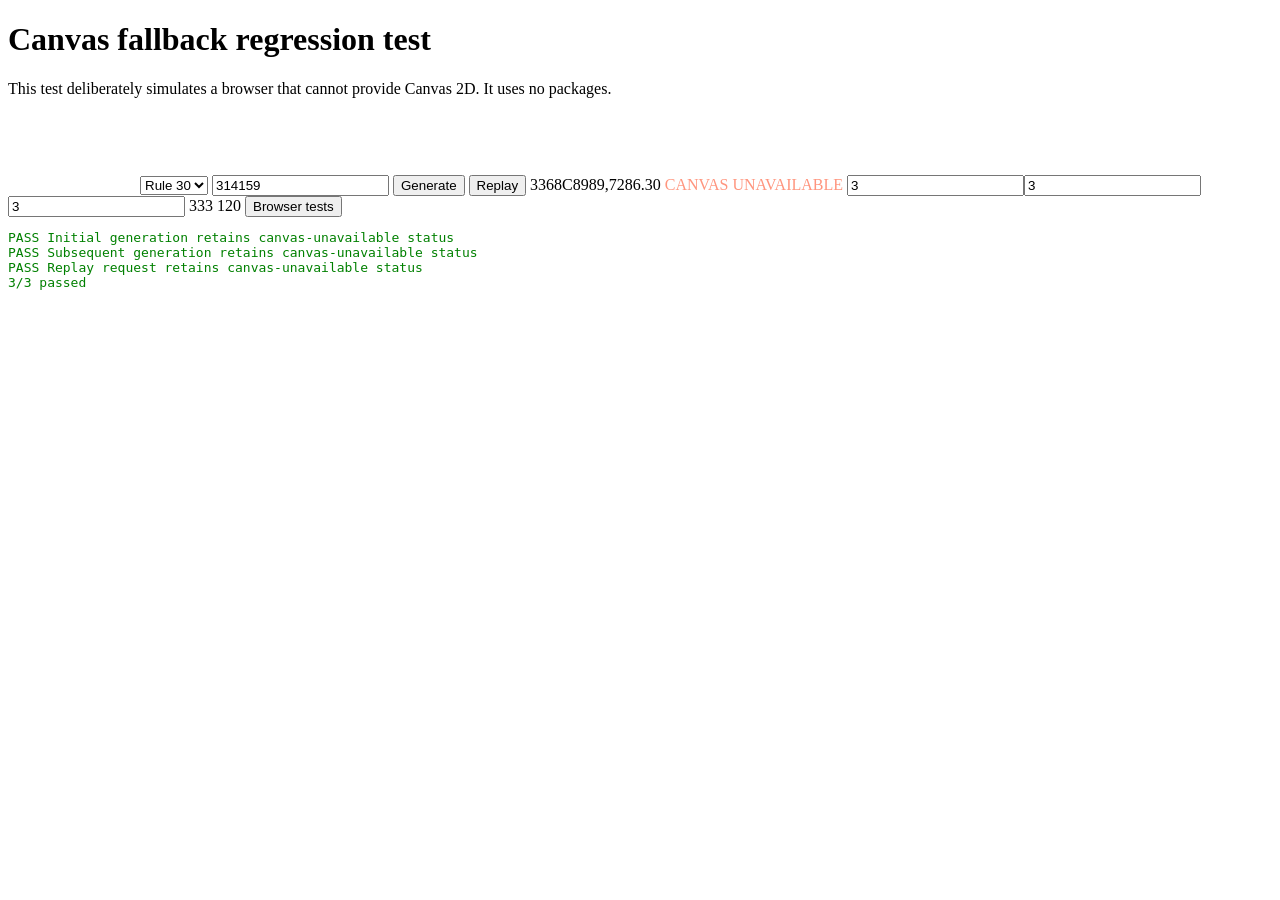
<file: tests/browser-canvas-fallback.html>
<!doctype html>
<html lang="en">
<head><meta charset="utf-8"><title>Canvas fallback regression test — INDEPENDENCE</title></head>
<body>
<h1>Canvas fallback regression test</h1>
<p>This test deliberately simulates a browser that cannot provide Canvas 2D. It uses no packages.</p>
<canvas id="automaton" width="128" height="76"></canvas>
<select id="rule"><option value="30">Rule 30</option></select>
<input id="seed" type="number" value="314159">
<button id="generate" type="button">Generate</button>
<button id="repeat" type="button">Replay</button>
<output id="fingerprint"></output><output id="cells"></output><output id="duration"></output>
<output id="replay"></output>
<input id="direct" value="3"><input id="fanout" value="3"><input id="depth" value="3">
<output id="direct-value"></output><output id="fanout-value"></output><output id="depth-value"></output>
<output id="hypothetical"></output>
<button id="run-tests" type="button">Browser tests</button><output id="test-results"></output>
<pre id="result" role="status" aria-live="polite">Running...</pre>
<script type="module">
  const $ = id => document.getElementById(id);
  // Stub before the module initializes to reproduce the review's exact null-context case.
  $('automaton').getContext = () => null;
  const results = [];
  const check = label => results.push({label, passed: $('replay').textContent === 'CANVAS UNAVAILABLE'});
  try {
    await import('../app.js');
    check('Initial generation retains canvas-unavailable status');
    $('generate').click();
    check('Subsequent generation retains canvas-unavailable status');
    $('repeat').click();
    check('Replay request retains canvas-unavailable status');
  } catch (error) {
    results.push({label: String(error), passed: false});
  }
  const passing = results.filter(result => result.passed).length;
  $('result').textContent = results.map(result => (result.passed ? 'PASS ' : 'FAIL ') + result.label).join('\n') +
    '\n' + passing + '/' + results.length + ' passed';
  $('result').style.color = passing === results.length ? 'green' : 'red';
</script>
</body>
</html>
</file>
<file: styles.css>
:root{color-scheme:dark;--bg:#0b0c0c;--ink:#efeee7;--soft:#a3a8a5;--line:#323636;--red:#ff563d;--yellow:#f3eab4;--panel:#151918;font-family:Arial,Helvetica,sans-serif}
*{box-sizing:border-box}html{scroll-behavior:smooth}body{margin:0;background:var(--bg);color:var(--ink)}a{color:inherit}button,input,select{font:inherit}button{cursor:pointer}button:focus-visible,a:focus-visible,input:focus-visible,select:focus-visible{outline:3px solid var(--yellow);outline-offset:3px}
.wrap{width:min(1240px,calc(100% - 80px));margin-inline:auto}.skip{position:absolute;top:-80px;left:12px;z-index:20;background:var(--red);padding:12px}.skip:focus{top:12px}.accent{color:var(--red)}
.topbar{height:76px;display:flex;justify-content:space-between;align-items:center;padding:0 40px;border-bottom:1px solid var(--line);position:relative;z-index:3;background:var(--bg)}.brand{font-weight:900;text-decoration:none;letter-spacing:-1px;font-size:20px}.brand-icon{color:var(--red);font-size:29px;margin-right:5px}.brand-dot{color:var(--red)}nav{display:flex;align-items:center;gap:35px}nav a{font-size:12px;font-weight:bold;text-decoration:none;text-transform:uppercase;letter-spacing:1px}nav a:hover,.lab-footer a:hover,.evidence-card a:hover{color:var(--red)}.nav-github{border:1px solid var(--line);padding:14px 19px}
.hero{min-height:770px;position:relative;overflow:hidden;border-bottom:1px solid var(--line);background:radial-gradient(ellipse at 85% 40%,#3c1715 0%,transparent 44%),var(--bg)}.hero-grid{position:absolute;inset:0;opacity:.38;background-image:linear-gradient(#3937374d 1px,transparent 1px),linear-gradient(90deg,#3937374d 1px,transparent 1px);background-size:56px 56px;mask-image:linear-gradient(to right,transparent 25%,black)}.hero-inner{position:relative;padding-top:95px}.eyebrow,.kicker,.toolbar-title,.toolbar-status,.panel-heading,.lab-footer,.strip-label,.card-number,.tradeoff>span,.micro,.canvas-caption,.test-results,.command,.impact-panel small,.signature span,footer,.hero-vertical{font-family:"Courier New",monospace}.eyebrow,.kicker{color:var(--red);font-size:12px;font-weight:700;letter-spacing:1.5px}.beacon{display:inline-block;width:8px;height:8px;margin-right:10px;background:var(--red);border-radius:50%;box-shadow:0 0 12px var(--red)}h1,h2,h3,p{margin-top:0}h1{font-weight:900;font-size:clamp(49px,7vw,108px);line-height:.95;letter-spacing:-.085em;margin:33px 0 28px;max-width:1200px}h1 em,h2 em{font-style:normal;color:var(--red)}h1 em{display:inline-block}.hero-sub{color:#c6c5bf;font-size:19px;max-width:650px;line-height:1.6}.hero-sub strong{color:var(--ink)}.hero-actions{display:flex;gap:14px;flex-wrap:wrap;margin:39px 0 80px}.action{padding:17px 22px;min-height:54px;display:inline-flex;align-items:center;justify-content:space-between;gap:35px;text-decoration:none;text-transform:uppercase;font-weight:900;font-size:12px;letter-spacing:.7px}.primary{background:var(--red);color:#111}.primary:hover{background:var(--yellow)}.secondary{border:1px solid #858784}.secondary:hover{background:#292b29}.hero-strip{display:grid;grid-template-columns:repeat(4,1fr);border-top:1px solid #454443;padding:24px 0 32px;gap:20px}.hero-strip>div{display:flex;flex-direction:column;gap:9px}.strip-value{font-size:30px;font-weight:900;letter-spacing:-1px}.strip-label{font-size:11px;color:var(--soft);text-transform:uppercase}.hero-vertical{position:absolute;right:20px;top:31%;writing-mode:vertical-rl;font-size:10px;letter-spacing:2px;color:#a7a19c}.ticker{background:var(--red);color:#111;overflow:hidden;white-space:nowrap;padding:14px 0;font:900 13px "Courier New",monospace;letter-spacing:1px;text-align:center}.ticker span{margin:0 42px}
.section{padding-top:116px;padding-bottom:116px;border-bottom:1px solid var(--line)}.split{display:grid;grid-template-columns:30% 1fr;gap:40px}.large-mark{font-size:220px;color:#2b2f2d;line-height:1.2}.section h2,.closing h2{font-size:clamp(34px,4.9vw,66px);font-weight:900;line-height:1.06;letter-spacing:-.065em;margin:18px 0 32px}.split p{max-width:720px;line-height:1.7;color:#bfc3bd;font-size:16px}.split p.lead{font-size:22px;color:var(--ink);line-height:1.5}.principles{border-top:1px solid var(--line);margin-top:43px;display:grid;grid-template-columns:1fr 1fr}.principles>div{padding:22px 14px 25px 0;border-bottom:1px solid var(--line);display:flex;flex-direction:column;gap:8px}.principles span{font:700 11px "Courier New",monospace;color:var(--red)}.principles strong{font-size:17px}.principles small{color:var(--soft)}
.lab-section{background:#101312}.section-header{display:grid;grid-template-columns:1.35fr .65fr;align-items:end;gap:50px;margin-bottom:34px}.section-header h2{margin-bottom:0}.section-header p{color:var(--soft);line-height:1.7;max-width:480px}.lab-shell{border:1px solid #454b47;background:#0b0e0d;box-shadow:0 20px 80px #0005}.lab-toolbar{min-height:57px;display:flex;align-items:center;justify-content:space-between;gap:12px;padding:14px 24px;border-bottom:1px solid #454b47}.toolbar-title{font-size:12px;font-weight:700;letter-spacing:1px}.toolbar-status{color:#9eb09e;font-size:10px}.lab-content{display:grid;grid-template-columns:minmax(0,1.8fr) minmax(270px,1fr)}.lab-canvas-wrap{padding:24px;border-right:1px solid #454b47}.lab-canvas-wrap canvas{width:100%;height:auto;display:block;image-rendering:pixelated;background:#141b19;aspect-ratio:128/76}.canvas-caption{color:#979b96;font-size:11px;line-height:1.5;margin-top:13px}.lab-controls{padding:26px;display:flex;flex-direction:column}.panel-heading{display:flex;justify-content:space-between;border-bottom:1px solid var(--line);padding-bottom:18px;margin-bottom:16px;color:var(--red);font-size:11px;font-weight:700}.panel-heading span{color:var(--soft)}.lab-controls label{font:700 11px "Courier New",monospace;margin:14px 0 8px;text-transform:uppercase}.lab-controls select,.lab-controls input{background:#1b2220;color:var(--ink);border:1px solid #4c534d;padding:12px;min-height:44px;width:100%;border-radius:0}.panel-buttons{display:grid;grid-template-columns:1fr 1fr;gap:8px;margin:19px 0}.panel-buttons button{background:transparent;border:1px solid #777b76;color:var(--ink);font:700 11px "Courier New",monospace;padding:14px 8px}.panel-buttons button.control-primary{background:var(--red);border-color:var(--red);color:#141414}.panel-buttons button:hover{border-color:var(--yellow)}.lab-stats{border-top:1px solid var(--line);margin-top:5px}.lab-stats>div{display:flex;align-items:baseline;justify-content:space-between;gap:10px;border-bottom:1px solid var(--line);padding:13px 0}.lab-stats span{font:10px "Courier New",monospace;color:var(--soft)}.lab-stats output{font:700 15px "Courier New",monospace;color:var(--yellow);text-align:right}.micro{font-size:10px;line-height:1.5;color:#969b95;margin:20px 0 0}.lab-footer{padding:15px 24px;border-top:1px solid #454b47;display:flex;gap:18px;justify-content:space-between;font-size:10px;color:#9b9f9b;line-height:1.5}.lab-footer a{text-decoration:none;color:var(--yellow);white-space:nowrap}
.evidence-grid{display:grid;grid-template-columns:repeat(3,1fr);gap:16px}.evidence-card{border:1px solid #3e4540;background:#141816;padding:27px;min-height:330px;display:flex;flex-direction:column;align-items:flex-start}.card-number{font-size:11px;color:var(--red);letter-spacing:1px}.evidence-card h3{font-size:27px;line-height:1.15;letter-spacing:-1px;margin:25px 0 15px}.evidence-card p{font-size:14px;line-height:1.65;color:var(--soft);flex:1}.evidence-card a,.text-button{font:700 11px "Courier New",monospace;color:var(--yellow);text-decoration:none;background:none;border:0;padding:6px 0;text-align:left}.text-button:hover{color:var(--red)}.test-results{font-size:11px;line-height:1.6;margin-top:14px;white-space:pre-wrap;color:#9da6a0}.test-results.pass{color:#9be49b}.test-results.fail{color:#ff957e}.command{background:#080a09;border:1px solid #3a413c;color:#cbd6ca;padding:11px 10px;font-size:10px;width:100%;overflow-wrap:anywhere;margin:4px 0 8px}.tradeoff{display:grid;grid-template-columns:180px 1fr;gap:30px;align-items:start;background:#1a1c17;border-left:3px solid var(--yellow);margin-top:24px;padding:26px}.tradeoff>span{font-size:11px;font-weight:700;color:var(--yellow)}.tradeoff p{margin:0;font-size:14px;line-height:1.7;color:#c5c7bb}
.impact-section{background:#161b18}.impact-grid{display:grid;grid-template-columns:1fr 1fr;gap:100px;align-items:center}.impact-grid p{color:var(--soft);line-height:1.7;max-width:490px}.impact-panel{border:1px solid #444c45;padding:35px;background:#101411}.impact-panel label{display:flex;justify-content:space-between;margin:0 0 13px;text-transform:uppercase;font:700 11px "Courier New",monospace}.impact-panel label output{color:var(--red);font-size:18px}.impact-panel input{width:100%;accent-color:var(--red);margin:0 0 30px}.impact-total{border-top:1px solid var(--line);margin-top:7px;padding:25px 0 15px}.impact-total span{font:10px "Courier New",monospace;display:block;color:var(--soft)}.impact-total output{display:block;font-weight:900;font-size:68px;letter-spacing:-4px;color:var(--red)}.impact-panel small{color:var(--soft);font-size:11px;line-height:1.5;display:block}
.closing{padding-block:125px}.closing h2{font-size:clamp(38px,5.9vw,81px);margin-top:25px}.signature{display:flex;align-items:center;justify-content:space-between;border-top:1px solid var(--line);margin-top:70px;padding-top:30px;gap:20px}.signature div{display:flex;flex-direction:column;gap:8px}.signature strong{font-size:20px}.signature span{font-size:11px;color:var(--soft)}footer{padding:23px 0;color:var(--soft);font-size:10px}.footer-inner{display:flex;align-items:center;justify-content:space-between;gap:12px;flex-wrap:wrap}footer a{text-decoration:none;color:var(--ink)}
@media(max-width:1000px){.lab-content,.impact-grid{grid-template-columns:1fr}.lab-canvas-wrap{border-right:0;border-bottom:1px solid #454b47}.impact-grid{gap:22px}.evidence-grid{grid-template-columns:1fr 1fr}.evidence-card:last-child{grid-column:span 2}.hero-vertical{display:none}}
@media(max-width:700px){.wrap{width:min(100% - 32px,1240px)}.topbar{height:auto;padding:15px 16px;display:block}.brand{display:block;margin-bottom:15px}nav{gap:14px;flex-wrap:wrap}nav a{font-size:10px}.nav-github{padding:9px}.hero{min-height:0}.hero-inner{padding-top:65px}h1{font-size:clamp(39px,9.6vw,66px);letter-spacing:-.07em}.hero-sub{font-size:16px}.hero-actions{margin-bottom:40px}.hero-strip{grid-template-columns:1fr 1fr}.section{padding:70px 0}.split,.section-header,.impact-grid{grid-template-columns:1fr;gap:10px}.large-mark{display:none}.section h2{font-size:clamp(34px,8vw,50px)}.principles{grid-template-columns:1fr}.lab-toolbar,.lab-footer{display:block}.toolbar-status{display:block;margin-top:9px}.lab-canvas-wrap,.lab-controls{padding:14px}.evidence-grid{grid-template-columns:1fr}.evidence-card:last-child{grid-column:auto}.tradeoff{grid-template-columns:1fr;gap:10px}.ticker{font-size:10px}.ticker span{margin:0 8px}.closing{padding-block:70px}.signature{align-items:flex-start;flex-direction:column}.impact-panel{padding:20px}}
@media(prefers-reduced-motion:reduce){html{scroll-behavior:auto}*,*:before,*:after{animation:none!important;transition:none!important}}

/* Declaration's closing statement — deliberate, legible, responsive. */
.divorce-declaration{border-top:1px solid var(--red);padding-top:25px;margin:34px 0 0!important;display:flex;flex-wrap:wrap;column-gap:.35em;row-gap:.08em;text-transform:uppercase;font-size:clamp(22px,2.7vw,38px)!important;font-weight:900;line-height:1.13!important;letter-spacing:-.045em;color:var(--ink)!important}
.divorce-declaration strong{color:var(--red)}

/* A second satirical line, visually subordinate to the original declaration. */
.pest-control-declaration{margin:8px 0 0!important;font:900 clamp(16px,1.9vw,25px)/1.22 "Courier New",monospace!important;letter-spacing:-.025em;text-transform:uppercase;color:var(--ink)!important}
.pest-control-declaration strong{color:var(--red)}
@media(max-width:700px){.pest-control-declaration{font-size:clamp(14px,4.1vw,19px)!important}}

/* Historical proof results are distinguished from local browser self-tests. */
.proof-milestone{margin:20px 0 28px;border:1px solid #536154;background:#18221c;padding:22px 24px;display:flex;gap:22px;justify-content:space-between;align-items:center;flex-wrap:wrap}
.proof-milestone>div{flex:1;min-width:min(100%,270px)}
.proof-milestone-kicker{display:block;color:#d9d19d;font:700 11px/1.5 "Courier New",monospace;letter-spacing:.04em;margin-bottom:10px}
.proof-milestone strong{display:block;font:900 clamp(29px,4vw,50px)/1.15 "Courier New",monospace;color:#9cdaa5}
.proof-milestone strong span{font-size:clamp(14px,2.1vw,24px);color:#f6ead0}
.proof-milestone p{font:12px/1.75 "Courier New",monospace;color:#c9d4c9;max-width:770px;margin:12px 0 0}
.proof-milestone a{font:700 11px/1.4 "Courier New",monospace;color:#f1db9c;overflow-wrap:anywhere}
</file>
<file: ledger/ledger.css>
/* Software Independence Evidence Ledger — no dependencies */
.ledger-section{background:#101512;border-top:1px solid #3a413c}
.ledger-section .ledger-intro{color:#aeb8af;line-height:1.7;max-width:870px;margin:0 0 26px}
.ledger-summary{display:grid;grid-template-columns:repeat(6,minmax(0,1fr));border:1px solid #434a43;margin:28px 0}
.ledger-summary-item{padding:20px 13px;min-width:0;border-right:1px solid #434a43;display:flex;flex-direction:column;gap:9px}
.ledger-summary-item:last-child{border-right:0}
.ledger-summary-item strong{font:900 30px Arial,sans-serif;color:#f3eab4;letter-spacing:-1px}
.ledger-summary-item span{font:10px "Courier New",monospace;color:#a3ada6;line-height:1.5}
.ledger-tools{display:flex;gap:12px;margin:25px 0 15px}
.ledger-tools input,.ledger-tools select{background:#1b2220;border:1px solid #536056;color:#f1f1ec;padding:13px;font:13px "Courier New",monospace;min-height:48px}
.ledger-tools input{min-width:0;flex:1}.ledger-tools select{width:240px}
.ledger-method,.ledger-message,.ledger-receipt{font:11px/1.6 "Courier New",monospace;color:#a7b4ac;overflow-wrap:anywhere}
.ledger-list{display:grid;grid-template-columns:repeat(2,minmax(0,1fr));gap:12px;margin:22px 0}
.ledger-record{border:1px solid #414940;background:#171e1a;padding:22px;min-width:0}
.ledger-record-top{display:flex;gap:12px;align-items:start;justify-content:space-between;flex-wrap:wrap}
.ledger-record-name{font:bold 18px Arial,sans-serif;color:#f5f4ee;text-decoration:none;overflow-wrap:anywhere}
.ledger-record-name:hover,.ledger-tree-link:hover{color:#ff563d}
.ledger-state{font:700 10px "Courier New",monospace;padding:6px 8px;border:1px solid #58625a;letter-spacing:.3px}
.ledger-state-signals{color:#ffad91;border-color:#c66b4f}
.ledger-state-no-manifest{color:#b0ddb6;border-color:#578660}
.ledger-state-unknown{color:#d6caa7;border-color:#7e7462}
.ledger-record-meta{font:11px "Courier New",monospace;color:#a4aea6;margin:12px 0}
.ledger-record-indicators{display:flex;flex-wrap:wrap;gap:8px;margin:14px 0}
.ledger-record-indicators span{background:#252c26;padding:7px 9px;color:#d2d9d0;font:10px "Courier New",monospace}
.ledger-paths{font:11px/1.6 "Courier New",monospace;color:#c7c1a3;overflow-wrap:anywhere;margin:9px 0}
.ledger-tree-link{font:bold 11px "Courier New",monospace;color:#f3eab4;text-decoration:none}
.ledger-more{background:#ff563d;color:#111;border:0;padding:14px 22px;font:900 12px "Courier New",monospace}
.ledger-more[hidden]{display:none}
.ledger-disclaimer{border-left:3px solid #f3eab4;background:#20231c;padding:18px 22px;margin:20px 0 0;font:12px/1.7 "Courier New",monospace;color:#d5d9ce}
.ledger-disclaimer a{color:#f3eab4}
@media(max-width:1000px){.ledger-summary{grid-template-columns:repeat(3,1fr)}.ledger-summary-item:nth-child(3){border-right:0}.ledger-summary-item:nth-child(-n+3){border-bottom:1px solid #434a43}}
@media(max-width:700px){.ledger-summary{grid-template-columns:repeat(2,1fr)}.ledger-summary-item:nth-child(3){border-right:1px solid #434a43}.ledger-summary-item:nth-child(even){border-right:0}.ledger-summary-item:nth-child(-n+4){border-bottom:1px solid #434a43}.ledger-list{grid-template-columns:1fr}.ledger-tools{flex-direction:column}.ledger-tools select{width:100%}.ledger-summary-item strong{font-size:25px}}
</file>
<file: tribunal/tribunal.css>
/* First-party Tribunal layout. No browser dependency. */
.tribunal-section{background:#121714;border-block:1px solid #333d35}
.tribunal-intro{font-size:16px;line-height:1.65;color:#aebbb0;max-width:850px}
.tribunal-warning{border-left:3px solid #f3eab4;background:#23251d;color:#ece4be;padding:18px 20px;font:12px/1.7 "Courier New",monospace;margin:20px 0}
.tribunal-controls{display:grid;grid-template-columns:repeat(4,minmax(0,1fr));gap:13px;margin:28px 0}
.tribunal-controls label{display:flex;flex-direction:column;gap:9px;color:#ced2c9;font:11px "Courier New",monospace}
.tribunal-controls input,.tribunal-controls select{width:100%;border:1px solid #62685e;background:#1c241e;color:#eee;padding:12px;border-radius:0;min-height:45px}
.tribunal-actions{display:flex;gap:12px;flex-wrap:wrap;margin:18px 0 23px}
.tribunal-actions button{border:1px solid #f65b43;background:#ff563d;color:#10110f;font:900 12px "Courier New",monospace;padding:16px 22px}
.tribunal-actions button.secondary{background:transparent;color:#f3eab4;border:1px solid #777}
.tribunal-actions button:disabled{opacity:.48;cursor:not-allowed}
.tribunal-status,.tribunal-footnote,.tribunal-hash{color:#bac4b9;font:12px/1.7 "Courier New",monospace;overflow-wrap:anywhere}
.tribunal-output{overflow-x:auto}
.tribunal-results{border-collapse:collapse;width:100%;margin-top:23px;text-align:left;font:12px/1.5 "Courier New",monospace}
.tribunal-results caption{text-align:left;font-size:11px;color:#a8b6ab;margin-bottom:10px}
.tribunal-results th,.tribunal-results td{padding:14px 10px;border:1px solid #445044}
.tribunal-results th{color:#f2e6b3;background:#222923}
.tribunal-results td{color:#e0e8db}
.tribunal-links{display:flex;flex-wrap:wrap;gap:20px;margin-top:25px}
.tribunal-links a{font:12px "Courier New",monospace;color:#f3eab4}
@media(max-width:800px){.tribunal-controls{grid-template-columns:repeat(2,minmax(0,1fr))}}
@media(max-width:440px){.tribunal-controls{grid-template-columns:1fr}}
</file>
<file: museum/museum.css>
.museum-section{background:#121713;border-block:1px solid #404840}
.museum-intro{color:#b8c4bb;line-height:1.75;max-width:900px;font-size:16px}
.museum-notice{border-left:4px solid #ff563d;padding:18px 24px;margin:25px 0;background:#29231f;font:12px/1.7 "Courier New",monospace;color:#f1e5d5}
.museum-shell{display:grid;grid-template-columns:minmax(190px,260px) minmax(0,1fr);border:1px solid #3b473d;margin-top:32px}
.museum-specimens{display:flex;flex-direction:column;align-items:stretch;gap:0;background:#101511;border-right:1px solid #3b473d}
.museum-specimen{background:transparent;border:0;border-bottom:1px solid #364039;text-align:left;padding:19px 16px;color:#cbd8ce;font:bold 12px/1.5 "Courier New",monospace}
.museum-specimen[aria-pressed=true]{background:#ff563d;color:#10120e}
.museum-stage{padding:27px;min-width:0}
.museum-exhibit-meta{color:#ff917d;font:10px/1.6 "Courier New",monospace;text-transform:uppercase}
.museum-exhibit-title{font-size:28px;letter-spacing:-.04em;margin:14px 0}
.museum-lesson{color:#b2beb4;line-height:1.6;max-width:640px}
.museum-stage h4{font:700 11px "Courier New",monospace;letter-spacing:.07em;color:#f3eab4;margin:26px 0 9px}
.museum-code{white-space:pre-wrap;overflow-wrap:anywhere;background:#090c0a;color:#d9e2d6;border:1px solid #37433b;padding:16px;font:12px/1.65 "Courier New",monospace;min-height:50px}
.museum-before{border-left:3px solid #ff563d}.museum-after{border-left:3px solid #9ad9a1}
.museum-assertions{color:#c2c9c0;font:12px/1.6 "Courier New",monospace;margin:20px 0}.museum-pass{color:#9ad9a1}.museum-fail{color:#ff8c73}
.museum-execute,.museum-action{border:1px solid #ff563d;background:#ff563d;color:#111;padding:14px 20px;cursor:pointer;font:900 11px "Courier New",monospace}
.museum-source{display:block;margin:22px 0 0;color:#f3eab4;font:11px "Courier New",monospace;text-decoration:none}
.museum-action-row{display:flex;gap:13px;flex-wrap:wrap;margin:23px 0}
.museum-action.secondary{background:transparent;color:#f3eab4;border-color:#898f86}
.museum-action:disabled{opacity:.5;cursor:not-allowed}
.museum-status,.museum-hash{font:12px/1.8 "Courier New",monospace;color:#c5d0c6;overflow-wrap:anywhere}
@media(max-width:740px){.museum-shell{grid-template-columns:1fr}.museum-specimens{border-right:0;border-bottom:1px solid #3b473d}.museum-stage{padding:18px}.museum-specimen{padding:13px 15px}}
</file>
<file: breeding/breeding.css>
/* GREMLIN-BREEDING/1 — all first-party responsive CSS */
.breeding-section{background:#101714;border-top:1px solid #414941}
.breeding-intro{font-size:16px;line-height:1.75;color:#b2c1b6;max-width:860px}
.breeding-warning{background:#25251c;border-left:3px solid #f3eab4;padding:18px 24px;font:12px/1.7 "Courier New",monospace;color:#e6dec3;margin:26px 0}
.breeding-controls{display:grid;grid-template-columns:repeat(2,minmax(0,1fr));gap:16px;max-width:700px;margin:26px 0}
.breeding-controls label{font:700 11px "Courier New",monospace;color:#cad2c9;display:flex;flex-direction:column;gap:10px}
.breeding-controls select,.breeding-controls input{background:#1b221c;border:1px solid #5d6a60;color:#f3f1e5;min-height:47px;padding:12px;font:13px "Courier New",monospace}
.breeding-actions{display:flex;flex-wrap:wrap;gap:12px;margin:24px 0}
.breeding-actions button{background:#ff563d;color:#141414;border:1px solid #ff563d;padding:15px 23px;font:900 12px "Courier New",monospace}
.breeding-actions button.secondary{background:transparent;border:1px solid #8b938b;color:#f3eab4}
.breeding-actions button:disabled{opacity:.45;cursor:not-allowed}
.breeding-summary{display:grid;grid-template-columns:repeat(4,minmax(0,1fr));border:1px solid #455149;margin:22px 0}
.breeding-stat{padding:20px;display:flex;flex-direction:column;gap:12px;min-width:0;border-right:1px solid #455149}
.breeding-stat:last-child{border-right:0}.breeding-stat strong{font:bold 30px Arial,sans-serif;color:#f3eab4}
.breeding-stat span{font:10px "Courier New",monospace;color:#abb5ac}
.breeding-records{display:grid;grid-template-columns:repeat(3,minmax(0,1fr));gap:12px}
.breeding-record{background:#182019;border:1px solid #475349;padding:21px;min-width:0}
.breeding-record h3{font-size:21px;letter-spacing:-.035em;margin:12px 0}
.breeding-record p{line-height:1.5;color:#b2bdb2;font-size:13px}
.breeding-record-label,.breeding-state{font:700 10px "Courier New",monospace}
.breeding-record-label{color:#ff907a}.breeding-state{display:inline-block;border:1px solid currentColor;padding:6px 9px}
.breeding-killed{color:#9ddd9d}.breeding-survived{color:#ffad84}
.breeding-record .breeding-detail{font:11px/1.5 "Courier New",monospace;overflow-wrap:anywhere}
.breeding-status,.breeding-digest{color:#c1cfc2;font:12px/1.7 "Courier New",monospace;overflow-wrap:anywhere}
@media(max-width:950px){.breeding-records{grid-template-columns:repeat(2,minmax(0,1fr))}}
@media(max-width:670px){.breeding-controls,.breeding-records{grid-template-columns:1fr}.breeding-summary{grid-template-columns:repeat(2,minmax(0,1fr))}.breeding-stat:nth-child(2){border-right:0}.breeding-stat:nth-child(-n+2){border-bottom:1px solid #455149}}
</file>
<file: workflow/workflow.css>
/* AI–HUMAN-WORKFLOW/1: static educational interface, no external assets */
.workflow-section{background:#0c1715;border-top:1px solid #45544b}
.workflow-hero{max-width:1050px}
.workflow-claim{font-size:clamp(30px,5vw,68px);letter-spacing:-.055em;line-height:1.08;margin:20px 0;font-weight:900;text-transform:uppercase}
.workflow-claim em{font-style:normal;color:#ff7055}
.workflow-lead{max-width:900px;font-size:clamp(16px,1.7vw,21px);line-height:1.65;color:#d4ddcf}
.workflow-qualification{max-width:900px;color:#b4beb6;font-size:13px;line-height:1.7;border-left:3px solid #f2df9f;padding:12px 19px;background:#1b2320}
.workflow-heading{font-size:clamp(23px,3vw,34px);margin:42px 0 17px;letter-spacing:-.04em}
.workflow-shell{border:1px solid #536057;display:grid;grid-template-columns:minmax(210px,290px) minmax(0,1fr);margin:25px 0}
.workflow-stage-nav{background:#121d18;border-right:1px solid #536057;display:flex;flex-direction:column}
.workflow-stage-button{border:0;border-bottom:1px solid #3c4940;background:transparent;color:#d5e1d7;text-align:left;cursor:pointer;font:bold 11px/1.5 "Courier New",monospace;padding:18px}
.workflow-stage-button[aria-pressed=true]{background:#ff563d;color:#181b17}
.workflow-stage-detail{padding:29px;min-width:0}
.workflow-stage-detail h3{font-size:clamp(23px,3vw,37px);line-height:1.12;letter-spacing:-.045em}
.workflow-owner,.workflow-stage-detail strong{font:700 11px "Courier New",monospace;letter-spacing:.04em}
.workflow-owner{color:#ff957f}.workflow-stage-description{font-size:16px;line-height:1.7;color:#e5eae1}
.workflow-drift,.workflow-proof,.workflow-example{margin:20px 0;padding:17px 20px;background:#15231a;border-left:3px solid #899689}
.workflow-drift{border-left-color:#ff563d}.workflow-proof{border-left-color:#a6d6a2}.workflow-example{border-left-color:#f2df9f}
.workflow-drift p,.workflow-proof p,.workflow-example p{font-size:14px;line-height:1.6;margin:8px 0 0;color:#c7d2c9}
.workflow-gate-note{font:12px/1.7 "Courier New",monospace;color:#c7d0ca;max-width:850px}
.workflow-gate-grid{display:grid;grid-template-columns:repeat(2,minmax(0,1fr));gap:11px;margin:19px 0}
.workflow-gate{border:1px solid #4b5c50;background:#15211a;padding:17px;display:flex;align-items:flex-start;gap:11px;cursor:pointer}
.workflow-gate input{accent-color:#ff563d;flex:0 0 auto;width:20px;height:20px;margin:0}
.workflow-gate-label{display:flex;flex-direction:column;gap:7px}
.workflow-gate strong{font:700 12px/1.5 "Courier New",monospace;color:#ebf2ea}
.workflow-gate small{color:#b1beb4;font:12px/1.5 Arial,sans-serif}
.workflow-gate-status,.workflow-builder-status{color:#d7e0d5;font:12px/1.7 "Courier New",monospace}
.workflow-builder{border:1px solid #536057;padding:24px;background:#121c17}
.workflow-inputs{display:grid;grid-template-columns:repeat(2,minmax(0,1fr));gap:13px}
.workflow-inputs label{display:flex;flex-direction:column;gap:9px;color:#f2de9a;font:700 11px "Courier New",monospace}
.workflow-inputs textarea{min-height:88px;resize:vertical;background:#07110e;color:#eff4ee;border:1px solid #58675b;padding:13px;line-height:1.5;font:13px "Courier New",monospace;max-width:100%}
.workflow-inputs label:first-child{grid-column:1/-1}
.workflow-buttons{display:flex;gap:11px;flex-wrap:wrap;margin:20px 0}
.workflow-buttons button{padding:14px 20px;background:#ff563d;color:#121712;border:1px solid #ff563d;font:900 11px "Courier New",monospace;cursor:pointer}
.workflow-buttons button.secondary{background:transparent;color:#f3eab4;border-color:#9eaa9c}
.workflow-buttons button:disabled{opacity:.5;cursor:not-allowed}
.workflow-prompt{background:#060e0a;border:1px solid #465347;min-height:115px;max-height:360px;overflow:auto;white-space:pre-wrap;overflow-wrap:anywhere;color:#cdddcf;font:12px/1.55 "Courier New",monospace;padding:18px}
.workflow-error{color:#ff987d}
.workflow-cases{display:grid;grid-template-columns:repeat(5,minmax(0,1fr));gap:12px}
.workflow-case{border:1px solid #526056;background:#172019;padding:18px}
.workflow-case-version{font:700 12px "Courier New",monospace;color:#ff8a73}
.workflow-case h4{font-size:19px;line-height:1.15;margin:13px 0;letter-spacing:-.035em}
.workflow-case p{font-size:12px;line-height:1.65;color:#c7d0c7}
.workflow-case a{display:inline-block;margin-top:8px;color:#f2df9f;text-decoration:none;font:bold 10px "Courier New",monospace}
@media(max-width:1050px){.workflow-cases{grid-template-columns:repeat(3,minmax(0,1fr))}}
@media(max-width:720px){.workflow-shell{grid-template-columns:1fr}.workflow-stage-nav{border-right:0;border-bottom:1px solid #536057}.workflow-stage-detail{padding:19px}.workflow-gate-grid,.workflow-inputs{grid-template-columns:1fr}.workflow-inputs label:first-child{grid-column:auto}.workflow-cases{grid-template-columns:1fr 1fr}}
@media(max-width:465px){.workflow-cases{grid-template-columns:1fr}}
</file>
<file: proof/proof.css>
/* Proof Contracts v0.7 — all first-party CSS, no external resources. */
.proof-section{background:#0b1411;border-top:1px solid #3e4b42}
.proof-intro{font-size:17px;line-height:1.8;color:#cedacb;max-width:920px}
.proof-warning{margin:24px 0;background:#28231f;border-left:4px solid #ff563d;padding:20px;color:#e5dcd1;font:12px/1.8 "Courier New",monospace}
.proof-actions{display:flex;gap:12px;flex-wrap:wrap;margin:26px 0}
.proof-actions button{background:#ff563d;color:#111;border:1px solid #ff563d;padding:15px 22px;font:900 12px "Courier New",monospace;cursor:pointer}
.proof-actions button.secondary{background:transparent;color:#f3eab4;border-color:#a5ad9f}
.proof-actions button:disabled{opacity:.5;cursor:not-allowed}
.proof-status,.proof-hash{font:12px/1.75 "Courier New",monospace;color:#c9d4c9;overflow-wrap:anywhere}
.proof-results{display:grid;grid-template-columns:repeat(2,minmax(0,1fr));gap:14px;margin:25px 0}
.proof-case{border:1px solid #3d5447;background:#132019;padding:20px;display:flex;flex-direction:column;gap:10px;min-width:0}
.proof-id{font:bold 12px/1.4 "Courier New",monospace;color:#f1e2b2;overflow-wrap:anywhere}
.proof-state{align-self:flex-start;font:bold 11px "Courier New",monospace;border:1px solid currentColor;padding:6px 8px}
.proof-observed{color:#9cdaa5}.proof-counterexample{color:#ff917b}.proof-pending{color:#d5c48b}
.proof-case p{margin:0;color:#b8c9bb;font:12px/1.7 "Courier New",monospace}
.proof-case .proof-implication{color:#ffb5a4}
.proof-case .proof-hash-compare{overflow-wrap:anywhere}
.proof-links{display:flex;gap:16px;flex-wrap:wrap;margin:22px 0}
.proof-links a{font:bold 11px "Courier New",monospace;color:#f3eab4}
@media(max-width:700px){.proof-results{grid-template-columns:1fr}}
</file>
<file: property/property.css>
/* PROPERTY-LAB/1: first-party source, no fonts, packages or remote resources. */
.property-section{background:#121914;border-top:1px solid #3a4c3f}
.property-intro{max-width:920px;color:var(--soft);line-height:1.75}
.property-panel{border:1px solid #425746;background:#181f1a;padding:26px;margin:25px 0}
.property-controls{display:flex;align-items:end;flex-wrap:wrap;gap:15px}
.property-controls label{display:flex;flex-direction:column;gap:8px;color:#d5dfcd;font:700 11px/1.4 'Courier New',monospace;text-transform:uppercase}
.property-controls input{background:#0b110e;border:1px solid #5b6d5a;border-radius:0;padding:11px;color:#f0f1df;min-width:150px;max-width:210px;font:14px 'Courier New',monospace}
.property-controls button{border:1px solid #849580;background:#253a2a;color:#eff5dd;padding:12px 14px;cursor:pointer;font:700 11px 'Courier New',monospace}
.property-controls button:disabled{opacity:.4;cursor:not-allowed}
.property-note{font-size:12px;line-height:1.75;color:#d5d2af;margin-top:16px;max-width:1000px}
.property-results{display:grid;grid-template-columns:repeat(3,minmax(0,1fr));gap:12px;margin-top:18px}
.property-case{background:#101612;border:1px solid #465a47;padding:19px;min-width:0}
.property-label{display:block;color:#d6c58b;font:700 10px 'Courier New',monospace;margin-bottom:10px}
.property-case strong{display:block;font:800 16px/1.4 'Courier New',monospace;overflow-wrap:anywhere}
.property-case p{font-size:12px;line-height:1.7;color:#ced4c6;overflow-wrap:anywhere}
.property-success{color:#9dde9e}.property-warning{color:#ffc095}
#property-status{font-size:13px;line-height:1.6;color:#e0e3d6}
#property-hash{font:11px/1.6 'Courier New',monospace;overflow-wrap:anywhere;color:#b7dbbc}
@media(max-width:850px){.property-results{grid-template-columns:1fr}.property-panel{padding:16px}}
</file>
<file: formal-lab/formal-lab.css>
.formal-lab-section { border-top: 1px solid rgba(255,255,255,.12); }
.formal-lab-panel { border: 1px solid rgba(255,255,255,.22); border-radius: 8px;
  padding: clamp(1rem, 3vw, 2rem); margin: 1.5rem 0; background: rgba(255,255,255,.035); }
.formal-lab-actions { display: flex; flex-wrap: wrap; gap: .8rem; margin: 1rem 0; }
.formal-lab-actions button { cursor: pointer; padding: .85rem 1.2rem;
  border: 1px solid currentColor; color: inherit; background: transparent;
  border-radius: 4px; font: inherit; font-weight: 700; }
.formal-lab-actions button:disabled { opacity: .4; cursor: not-allowed; }
.formal-lab-panel p { max-width: 76ch; overflow-wrap: anywhere; }
.formal-lab-scope { opacity: .85; }
</file>
